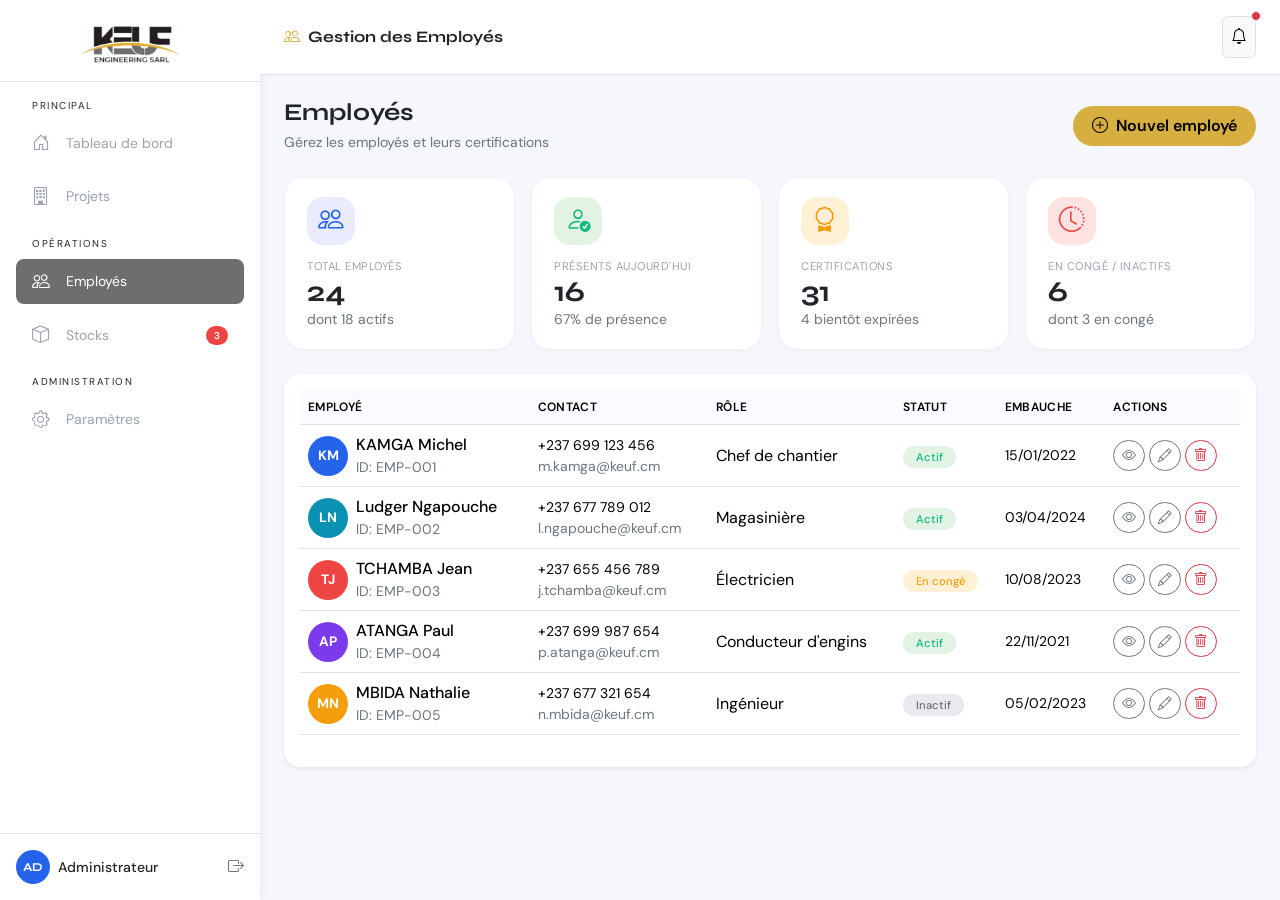
<file: employees/index.html>
<!DOCTYPE html>
<html lang="fr">
<head>
    <meta charset="UTF-8">
    <meta name="viewport" content="width=device-width, initial-scale=1.0">
    <title>KEUF ENGINEERING — Employés</title>
    <!-- Bootstrap 5 + Icons + Fonts -->
    <link href="https://cdn.jsdelivr.net/npm/bootstrap@5.3.2/dist/css/bootstrap.min.css" rel="stylesheet">
    <link href="https://fonts.googleapis.com/css2?family=Syne:wght@400;600;700;800&family=DM+Sans:opsz,wght@9..40,300;9..40,400;9..40,500&display=swap" rel="stylesheet">
    <link rel="stylesheet" href="https://cdn.jsdelivr.net/npm/bootstrap-icons@1.11.3/font/bootstrap-icons.min.css">
    <!-- DataTables CSS -->
    <link rel="stylesheet" href="https://cdn.datatables.net/1.13.6/css/dataTables.bootstrap5.min.css">
    <!-- Unified KEUF CSS -->
    <link rel="stylesheet" href="../asset/css/style.css">
    <style>
        /* Employee specific styles */
        .emp-avatar {
            width: 40px;
            height: 40px;
            border-radius: 50%;
            display: flex;
            align-items: center;
            justify-content: center;
            font-weight: 700;
            font-size: 0.85rem;
            color: white;
            flex-shrink: 0;
        }
        
        .emp-avatar.square {
            border-radius: 10px;
        }
        
        .cert-badge {
            font-size: 0.65rem;
            font-weight: 600;
            padding: 0.2rem 0.6rem;
            border-radius: 30px;
            white-space: nowrap;
        }
        
        .cert-badge.valide {
            background: #e2f3e4;
            color: var(--green);
        }
        
        .cert-badge.bientot {
            background: #fff0d6;
            color: var(--orange);
        }
        
        .cert-badge.expire {
            background: #ffe2e2;
            color: var(--red);
        }
        
        .statut-badge {
            font-size: 0.7rem;
            padding: 0.25rem 0.8rem;
            border-radius: 30px;
            font-weight: 500;
        }
        
        .statut-badge.actif {
            background: #e2f3e4;
            color: var(--green);
        }
        
        .statut-badge.inactif {
            background: #e9e9ef;
            color: var(--grey-keuf);
        }
        
        .statut-badge.conge {
            background: #fff0d6;
            color: var(--orange);
        }
        
        .filter-pill {
            background: white;
            border: 1px solid #dee2ed;
            border-radius: 30px;
            padding: 0.4rem 1rem;
            font-size: 0.8rem;
            cursor: pointer;
            transition: all 0.2s;
        }
        
        .filter-pill:hover {
            border-color: var(--yellow-keuf);
            background: #fefae6;
        }
        
        .filter-pill.active {
            background: var(--yellow-keuf);
            border-color: var(--yellow-keuf);
            color: black;
            font-weight: 500;
        }
        
        .cert-row {
            display: flex;
            align-items: center;
            gap: 0.75rem;
            padding: 0.5rem;
            background: #f9fafc;
            border-radius: 12px;
            margin-bottom: 0.5rem;
        }
    </style>
</head>
<body>
    <div class="d-flex">
        <!-- Sidebar overlay + menu -->
        <div class="sidebar-overlay" id="sidebarOverlay"></div>
        <aside class="sidebar p-0" id="sidebar">
            <div class="p-4 pb-3 border-bottom">
                <div class="d-flex align-items-center justify-content-center">
                    <img src="../asset/logo/logo.jpg" alt="" width="100" />
                </div>
            </div>
            <nav class="p-3 flex-grow-1">
                <div class="small text-uppercase px-3 pb-2" style="font-size:0.625rem; letter-spacing:1.5px">Principal</div>
                <a class="nav-item d-flex align-items-center mb-2" href="../index.html"><i class="bi bi-house-door"></i><span>Tableau de bord</span></a>
                <a class="nav-item d-flex align-items-center mb-2" href="../projects/index.html"><i class="bi bi-building"></i><span>Projets</span></a>
                <div class="small text-uppercase px-3 pb-2 mt-3" style="font-size:0.625rem; letter-spacing:1.5px">Opérations</div>
                <a class="nav-item active d-flex align-items-center mb-2" href="#"><i class="bi bi-people"></i><span>Employés</span></a>
                <a class="nav-item d-flex align-items-center mb-2" href="../stocks.html"><i class="bi bi-box"></i><span>Stocks</span><span class="nav-badge">3</span></a>
                <div class="small text-uppercase px-3 pb-2 mt-3" style="font-size:0.625rem; letter-spacing:1.5px">Administration</div>
                <a class="nav-item d-flex align-items-center mb-2" href="#"><i class="bi bi-gear"></i><span>Paramètres</span></a>
            </nav>
            <div class="p-3 border-top d-flex align-items-center gap-2">
                <div class="user-avatar">AD</div>
                <div class="flex-grow-1">
                    <div class="small fw-medium">Administrateur</div>
                </div>
                <div class="text-secondary" onclick="location.href='../login.html'" style="cursor: pointer" title="Déconnexion"><i class="bi bi-box-arrow-right"></i></div>
            </div>
        </aside>

        <!-- MAIN AREA -->
        <div class="main-area flex-grow-1">
            <header class="bg-white py-3 px-4 border-bottom sticky-top d-flex align-items-center justify-content-between">
                <button class="btn btn-link d-md-none p-0 text-dark" id="sidebarToggle"><i class="bi bi-list fs-4"></i></button>
                <div class="fw-bold font-syne"><i class="bi bi-people me-2" style="color:var(--yellow-keuf);"></i>Gestion des Employés</div>
                <div class="d-flex align-items-center gap-3">
                    <span class="text-secondary small" id="topbar-date"></span>
                    <div class="position-relative">
                        <button class="btn btn-light border p-2 rounded"><i class="bi bi-bell"></i></button>
                        <span class="position-absolute top-0 start-100 translate-middle p-1 bg-danger border border-light rounded-circle" style="width:8px;height:8px;"></span>
                    </div>
                </div>
            </header>

            <div class="p-4">
                <!-- Header with actions -->
                <div class="d-flex align-items-center justify-content-between mb-4">
                    <div>
                        <h2 class="fw-bold mb-1 font-syne" style="font-size:1.5rem;">Employés</h2>
                        <p class="text-secondary mb-0 small">Gérez les employés et leurs certifications</p>
                    </div>
                    <a href="create.html" class="btn btn-primary-custom">
                        <i class="bi bi-plus-circle me-2"></i>Nouvel employé
                    </a>
                </div>

                <!-- KPIs -->
                <div class="row g-3 mb-4">
                    <div class="col-md-3">
                        <div class="kpi-card blue">
                            <div class="kpi-icon blue"><i class="bi bi-people"></i></div>
                            <div class="kpi-label">Total employés</div>
                            <div class="kpi-value" id="kpi-total">24</div>
                            <div class="kpi-sub small text-secondary">dont 18 actifs</div>
                        </div>
                    </div>
                    <div class="col-md-3">
                        <div class="kpi-card green">
                            <div class="kpi-icon green"><i class="bi bi-person-check"></i></div>
                            <div class="kpi-label">Présents aujourd'hui</div>
                            <div class="kpi-value" id="kpi-present">16</div>
                            <div class="kpi-sub small text-secondary">67% de présence</div>
                        </div>
                    </div>
                    <div class="col-md-3">
                        <div class="kpi-card orange">
                            <div class="kpi-icon orange"><i class="bi bi-award"></i></div>
                            <div class="kpi-label">Certifications</div>
                            <div class="kpi-value" id="kpi-certifs">31</div>
                            <div class="kpi-sub small text-secondary">4 bientôt expirées</div>
                        </div>
                    </div>
                    <div class="col-md-3">
                        <div class="kpi-card red">
                            <div class="kpi-icon red"><i class="bi bi-clock-history"></i></div>
                            <div class="kpi-label">En congé / Inactifs</div>
                            <div class="kpi-value" id="kpi-inactifs">6</div>
                            <div class="kpi-sub small text-secondary">dont 3 en congé</div>
                        </div>
                    </div>
                </div>
                <!-- Employees Table -->
                <div class="card border-0 shadow-sm rounded-4">
                    <div class="card-body p-3">
                        <table id="employesDatatable" class="table table-hover align-middle" style="width:100%">
                            <thead class="small text-secondary">
                                <tr>
                                    <th>Employé</th>
                                    <th>Contact</th>
                                    <th>Rôle</th>
                                    <th>Statut</th>
                                    <!-- <th>Certifications</th> -->
                                    <th>Embauche</th>
                                    <th>Actions</th>
                                </tr>
                            </thead>
                            <tbody>
                                <tr>
                                    <td>
                                        <div class="d-flex align-items-center gap-2">
                                            <div class="emp-avatar" style="background:#2563EB;">KM</div>
                                            <div>
                                                <div class="fw-medium">KAMGA Michel</div>
                                                <div class="small text-secondary">ID: EMP-001</div>
                                            </div>
                                        </div>
                                    </td>
                                    <td>
                                        <div class="small">+237 699 123 456</div>
                                        <div class="small text-secondary">m.kamga@keuf.cm</div>
                                    </td>
                                    <td>Chef de chantier</td>
                                    <td><span class="statut-badge actif">Actif</span></td>
                                    <!-- <td>
                                        <div class="d-flex gap-1 flex-wrap">
                                            <span class="cert-badge valide">CACES R482</span>
                                            <span class="cert-badge bientot">SST (12j)</span>
                                        </div>
                                    </td> -->
                                    <td class="small">15/01/2022</td>
                                    <td>
                                        <div class="d-flex gap-1">
                                            <a href="show.html?id=e1" class="btn btn-sm btn-outline-secondary rounded-pill px-2">
                                                <i class="bi bi-eye"></i>
                                            </a>
                                            <a href="edit.html?id=e1" class="btn btn-sm btn-outline-secondary rounded-pill px-2">
                                                <i class="bi bi-pencil"></i>
                                            </a>
                                            <button class="btn btn-sm btn-outline-danger rounded-pill px-2" onclick="deleteEmploye('e1')">
                                                <i class="bi bi-trash"></i>
                                            </button>
                                        </div>
                                    </td>
                                </tr>
                                <tr>
                                    <td>
                                        <div class="d-flex align-items-center gap-2">
                                            <div class="emp-avatar" style="background:#0891B2;">LN</div>
                                            <div>
                                                <div class="fw-medium">Ludger Ngapouche</div>
                                                <div class="small text-secondary">ID: EMP-002</div>
                                            </div>
                                        </div>
                                    </td>
                                    <td>
                                        <div class="small">+237 677 789 012</div>
                                        <div class="small text-secondary">l.ngapouche@keuf.cm</div>
                                    </td>
                                    <td>Magasinière</td>
                                    <td><span class="statut-badge actif">Actif</span></td>
                                    <!-- <td>
                                        <div class="d-flex gap-1 flex-wrap">
                                            <span class="cert-badge valide">Gestion stocks</span>
                                            <span class="cert-badge bientot">CACES (21j)</span>
                                        </div>
                                    </td> -->
                                    <td class="small">03/04/2024</td>
                                    <td>
                                        <div class="d-flex gap-1">
                                            <a href="show.html?id=e2" class="btn btn-sm btn-outline-secondary rounded-pill px-2">
                                                <i class="bi bi-eye"></i>
                                            </a>
                                            <a href="edit.html?id=e2" class="btn btn-sm btn-outline-secondary rounded-pill px-2">
                                                <i class="bi bi-pencil"></i>
                                            </a>
                                            <button class="btn btn-sm btn-outline-danger rounded-pill px-2" onclick="deleteEmploye('e2')">
                                                <i class="bi bi-trash"></i>
                                            </button>
                                        </div>
                                    </td>
                                </tr>
                                <tr>
                                    <td>
                                        <div class="d-flex align-items-center gap-2">
                                            <div class="emp-avatar" style="background:#EF4444;">TJ</div>
                                            <div>
                                                <div class="fw-medium">TCHAMBA Jean</div>
                                                <div class="small text-secondary">ID: EMP-003</div>
                                            </div>
                                        </div>
                                    </td>
                                    <td>
                                        <div class="small">+237 655 456 789</div>
                                        <div class="small text-secondary">j.tchamba@keuf.cm</div>
                                    </td>
                                    <td>Électricien</td>
                                    <td><span class="statut-badge conge">En congé</span></td>
                                    <!-- <td>
                                        <div class="d-flex gap-1 flex-wrap">
                                            <span class="cert-badge valide">Habilitation Élec</span>
                                            <span class="cert-badge valide">SST</span>
                                        </div>
                                    </td> -->
                                    <td class="small">10/08/2023</td>
                                    <td>
                                        <div class="d-flex gap-1">
                                            <a href="show.html?id=e3" class="btn btn-sm btn-outline-secondary rounded-pill px-2">
                                                <i class="bi bi-eye"></i>
                                            </a>
                                            <a href="edit.html?id=e3" class="btn btn-sm btn-outline-secondary rounded-pill px-2">
                                                <i class="bi bi-pencil"></i>
                                            </a>
                                            <button class="btn btn-sm btn-outline-danger rounded-pill px-2" onclick="deleteEmploye('e3')">
                                                <i class="bi bi-trash"></i>
                                            </button>
                                        </div>
                                    </td>
                                </tr>
                                <tr>
                                    <td>
                                        <div class="d-flex align-items-center gap-2">
                                            <div class="emp-avatar" style="background:#7C3AED;">AP</div>
                                            <div>
                                                <div class="fw-medium">ATANGA Paul</div>
                                                <div class="small text-secondary">ID: EMP-004</div>
                                            </div>
                                        </div>
                                    </td>
                                    <td>
                                        <div class="small">+237 699 987 654</div>
                                        <div class="small text-secondary">p.atanga@keuf.cm</div>
                                    </td>
                                    <td>Conducteur d'engins</td>
                                    <td><span class="statut-badge actif">Actif</span></td>
                                    <!-- <td>
                                        <div class="d-flex gap-1 flex-wrap">
                                            <span class="cert-badge valide">CACES R482</span>
                                            <span class="cert-badge valide">Permis PL</span>
                                        </div>
                                    </td> -->
                                    <td class="small">22/11/2021</td>
                                    <td>
                                        <div class="d-flex gap-1">
                                            <a href="show.html?id=e4" class="btn btn-sm btn-outline-secondary rounded-pill px-2">
                                                <i class="bi bi-eye"></i>
                                            </a>
                                            <a href="edit.html?id=e4" class="btn btn-sm btn-outline-secondary rounded-pill px-2">
                                                <i class="bi bi-pencil"></i>
                                            </a>
                                            <button class="btn btn-sm btn-outline-danger rounded-pill px-2" onclick="deleteEmploye('e4')">
                                                <i class="bi bi-trash"></i>
                                            </button>
                                        </div>
                                    </td>
                                </tr>
                                <tr>
                                    <td>
                                        <div class="d-flex align-items-center gap-2">
                                            <div class="emp-avatar" style="background:#F59E0B;">MN</div>
                                            <div>
                                                <div class="fw-medium">MBIDA Nathalie</div>
                                                <div class="small text-secondary">ID: EMP-005</div>
                                            </div>
                                        </div>
                                    </td>
                                    <td>
                                        <div class="small">+237 677 321 654</div>
                                        <div class="small text-secondary">n.mbida@keuf.cm</div>
                                    </td>
                                    <td>Ingénieur</td>
                                    <td><span class="statut-badge inactif">Inactif</span></td>
                                    <!-- <td>
                                        <div class="d-flex gap-1 flex-wrap">
                                            <span class="cert-badge expire">BIM (expiré)</span>
                                        </div>
                                    </td> -->
                                    <td class="small">05/02/2023</td>
                                    <td>
                                        <div class="d-flex gap-1">
                                            <a href="show.html?id=e5" class="btn btn-sm btn-outline-secondary rounded-pill px-2">
                                                <i class="bi bi-eye"></i>
                                            </a>
                                            <a href="edit.html?id=e5" class="btn btn-sm btn-outline-secondary rounded-pill px-2">
                                                <i class="bi bi-pencil"></i>
                                            </a>
                                            <button class="btn btn-sm btn-outline-danger rounded-pill px-2" onclick="deleteEmploye('e5')">
                                                <i class="bi bi-trash"></i>
                                            </button>
                                        </div>
                                    </td>
                                </tr>
                            </tbody>
                        </table>
                    </div>
                </div>
            </div>
        </div>
    </div>

    <!-- Delete Confirmation Modal -->
    <div class="modal fade" id="deleteModal" tabindex="-1" aria-hidden="true">
        <div class="modal-dialog modal-sm">
            <div class="modal-content">
                <div class="modal-header">
                    <h5 class="modal-title font-syne fw-bold">Confirmer</h5>
                    <button type="button" class="btn-close" data-bs-dismiss="modal" aria-label="Close"></button>
                </div>
                <div class="modal-body">
                    <p>Voulez-vous vraiment supprimer cet employé ?</p>
                    <p class="small text-danger"><i class="bi bi-exclamation-triangle me-1"></i>Cette action est irréversible.</p>
                </div>
                <div class="modal-footer">
                    <button type="button" class="btn btn-secondary" data-bs-dismiss="modal">Annuler</button>
                    <button type="button" class="btn btn-danger" onclick="confirmDelete()">Supprimer</button>
                </div>
            </div>
        </div>
    </div>

    <!-- Toast -->
    <div class="toast-custom" id="toast">
        <div class="toast-icon"><i class="bi bi-check text-white small"></i></div>
        <span id="toast-msg">Action effectuée</span>
    </div>

    <script src="https://code.jquery.com/jquery-3.7.0.min.js"></script>
    <script src="https://cdn.jsdelivr.net/npm/bootstrap@5.3.2/dist/js/bootstrap.bundle.min.js"></script>
    <script src="https://cdn.datatables.net/1.13.6/js/jquery.dataTables.min.js"></script>
    <script src="https://cdn.datatables.net/1.13.6/js/dataTables.bootstrap5.min.js"></script>
    
    <script>
        let deleteId = null;
        
        $(document).ready(function() {
            // Initialize DataTable
            $('#employesDatatable').DataTable({
                language: {
                    url: 'https://cdn.datatables.net/plug-ins/1.13.6/i18n/fr-FR.json'
                },
                pageLength: 10,
                order: [[0, 'asc']],
                columnDefs: [
                    { orderable: false, targets: 5 }
                ]
            });

            // Date du header
            const options = { weekday: 'long', year: 'numeric', month: 'long', day: 'numeric' };
            document.getElementById('topbar-date').textContent = new Date().toLocaleDateString('fr-FR', options);
        });

        // Mobile menu
        const mobileMenuBtn = document.getElementById('sidebarToggle');
        const sidebar = document.getElementById('sidebar');
        const sidebarOverlay = document.getElementById('sidebarOverlay');
        
        function toggleSidebar() { 
            sidebar.classList.toggle('show'); 
            sidebarOverlay.classList.toggle('show'); 
        }
        
        if (mobileMenuBtn) {
            mobileMenuBtn.addEventListener('click', toggleSidebar);
            sidebarOverlay.addEventListener('click', toggleSidebar);
        }

        // Filter employees
        function filterEmployees(filter) {
            document.querySelectorAll('.filter-pill').forEach(pill => pill.classList.remove('active'));
            event.target.classList.add('active');
            
            // Implement filtering logic here
            showToast(`Filtre appliqué : ${filter}`);
        }

        // Delete employee
        function deleteEmploye(id) {
            deleteId = id;
            const modal = new bootstrap.Modal(document.getElementById('deleteModal'));
            modal.show();
        }

        function confirmDelete() {
            const modal = bootstrap.Modal.getInstance(document.getElementById('deleteModal'));
            modal.hide();
            showToast('Employé supprimé', 'success');
        }

        // Toast function
        function showToast(msg, type = 'success') {
            const toast = document.getElementById('toast');
            const toastMsg = document.getElementById('toast-msg');
            const toastIcon = document.querySelector('.toast-icon');
            
            toastMsg.innerText = msg;
            
            if (type === 'error') {
                toastIcon.style.background = 'var(--red)';
                toastIcon.innerHTML = '<i class="bi bi-exclamation text-white small"></i>';
            } else {
                toastIcon.style.background = 'var(--green)';
                toastIcon.innerHTML = '<i class="bi bi-check text-white small"></i>';
            }
            
            toast.classList.add('show');
            setTimeout(() => toast.classList.remove('show'), 2500);
        }
    </script>
</body>
</html>
</file>
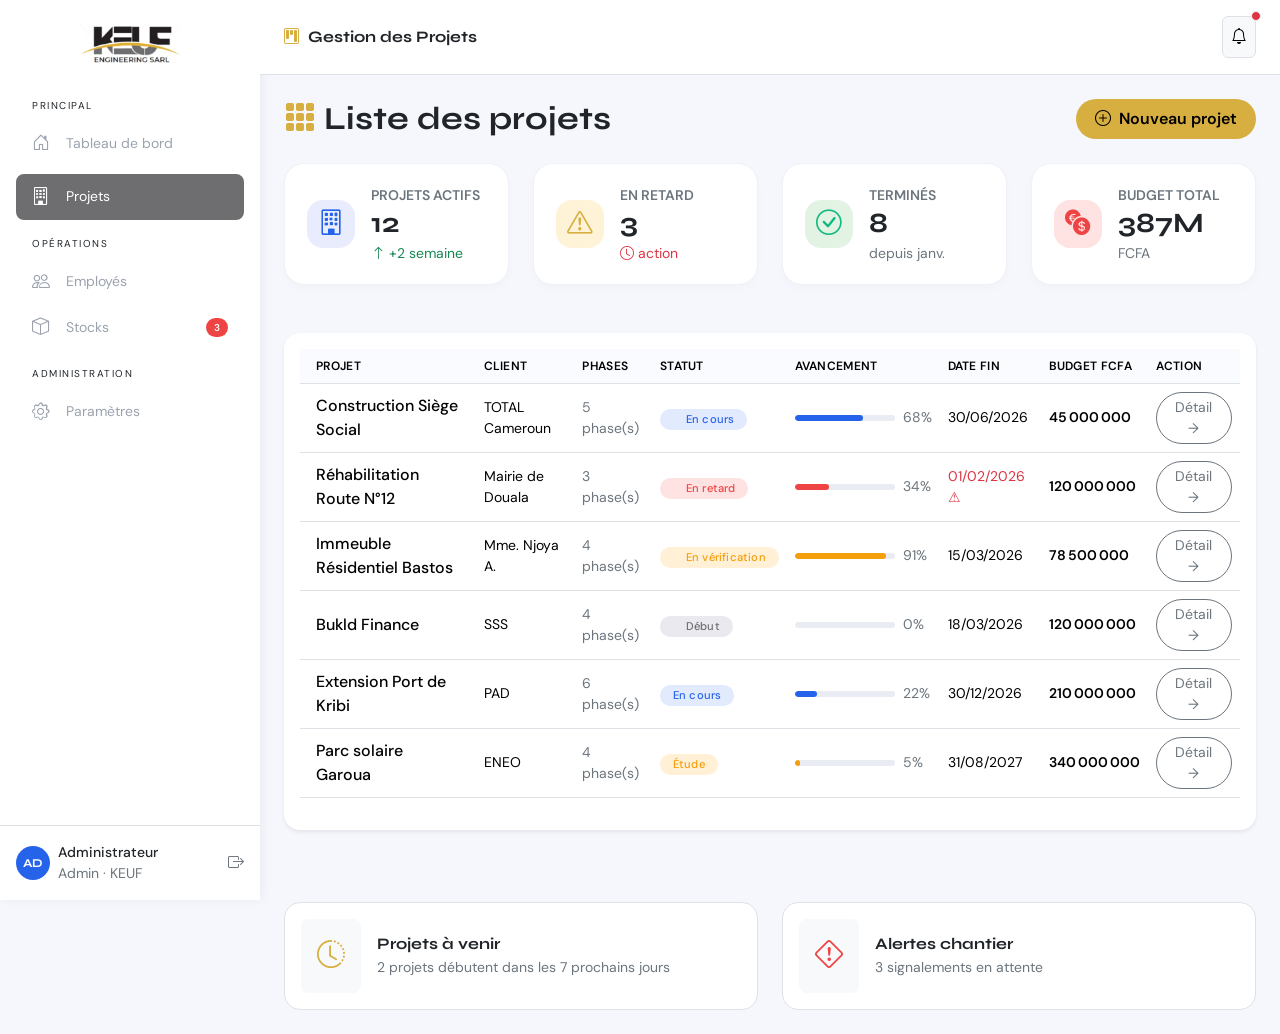
<file: projects/index.html>
<!DOCTYPE html>
<html lang="fr">
<head>
    <meta charset="UTF-8">
    <meta name="viewport" content="width=device-width, initial-scale=1.0">
    <title>KEUF ENGINEERING — Tableau de bord · Projets (DataTable)</title>
    <!-- Bootstrap 5 + Icons + Fonts -->
    <link href="https://cdn.jsdelivr.net/npm/bootstrap@5.3.2/dist/css/bootstrap.min.css" rel="stylesheet">
    <link href="https://fonts.googleapis.com/css2?family=Syne:wght@400;600;700;800&family=DM+Sans:opsz,wght@9..40,300;9..40,400;9..40,500&display=swap" rel="stylesheet">
    <link rel="stylesheet" href="https://cdn.jsdelivr.net/npm/bootstrap-icons@1.11.3/font/bootstrap-icons.min.css">
    <!-- DataTables CSS + Bootstrap 5 integration -->
    <link rel="stylesheet" href="https://cdn.datatables.net/1.13.6/css/dataTables.bootstrap5.min.css">
    <!-- Unified KEUF CSS -->
    <link rel="stylesheet" href="../asset/css/style.css">
</head>
<body>
    <div class="d-flex">
        <!-- Sidebar overlay + menu -->
        <div class="sidebar-overlay" id="sidebarOverlay"></div>
        <aside class="sidebar p-0" id="sidebar">
            <div class="p-4 pb-3 border-bottom border-white border-opacity-10">
                <div class="d-flex align-items-center justify-content-center">
                    <img src="../asset/logo/logo.jpg" alt="" width="100" />
                </div>
            </div>
            <nav class="p-3 flex-grow-1">
                <div class="small text-uppercase px-3 pb-2" style="font-size:0.625rem; letter-spacing:1.5px">Principal</div>
                <a class="nav-item d-flex align-items-center mb-2" href="../index.html"><i class="bi bi-house-door"></i><span>Tableau de bord</span></a>
                <a class="nav-item active d-flex align-items-center mb-2" href="./projects/index.html"><i class="bi bi-building"></i><span>Projets</span></a>
                <div class="small text-uppercase px-3 pb-2 mt-3" style="font-size:0.625rem; letter-spacing:1.5px">Opérations</div>
                <a class="nav-item d-flex align-items-center" href="../employees/index.html"><i class="bi bi-people"></i><span>Employés</span></a>
                <a class="nav-item d-flex align-items-center" href="../stocks.html"><i class="bi bi-box"></i><span>Stocks</span><span class="nav-badge">3</span></a>
                <div class="small text-uppercase px-3 pb-2 mt-3" style="font-size:0.625rem; letter-spacing:1.5px">Administration</div>
                <div class="nav-item d-flex align-items-center"><i class="bi bi-gear"></i><span>Paramètres</span></div>
            </nav>
            <div class="p-3 border-top d-flex align-items-center gap-2">
                <div class="user-avatar">AD</div>
                <div class="flex-grow-1">
                    <div class="small fw-medium">Administrateur</div>
                    <div class="small text-secondary">Admin · KEUF</div>
                </div>
                <div class="text-secondary" style="cursor:pointer;" title="Déconnexion"><i class="bi bi-box-arrow-right"></i></div>
            </div>
        </aside>

        <!-- MAIN AREA avec DataTable -->
        <div class="main-area flex-grow-1">
            <header class="bg-white py-3 px-4 border-bottom sticky-top d-flex align-items-center justify-content-between">
                <button class="btn btn-link d-md-none p-0 text-dark" id="sidebarToggle"><i class="bi bi-list fs-4"></i></button>
                <div class="fw-bold font-syne"><i class="bi bi-kanban me-2" style="color:var(--yellow-keuf);"></i>Gestion des Projets</div>
                <div class="d-flex align-items-center gap-3">
                    <span class="text-secondary small" id="topbar-date"></span>
                    <div class="position-relative">
                        <button class="btn btn-light border p-2 rounded"><i class="bi bi-bell"></i></button>
                        <span class="position-absolute top-0 start-100 translate-middle p-1 bg-danger border border-light rounded-circle" style="width:8px;height:8px;"></span>
                    </div>
                </div>
            </header>

            <div class="p-4">
                <div class="d-flex align-items-center justify-content-between mb-4">
                    <h2 class="fw-bold mb-0 font-syne d-flex align-items-center">
                        <i class="bi bi-grid-3x3-gap-fill me-2" style="color:var(--yellow-keuf);"></i> Liste des projets
                    </h2>
                    <a class="btn btn-primary-custom" href="./create.html">
                        <i class="bi bi-plus-circle me-2"></i>Nouveau projet
                    </a>
                </div>
                
                <!-- cartes KPIs -->
                <div class="row g-4 mb-5">
                    <div class="col-md-3">
                        <div class="stat-card d-flex align-items-center">
                            <div class="stat-icon blue me-3"><i class="bi bi-building"></i></div>
                            <div>
                                <span class="text-secondary text-uppercase small fw-semibold">Projets actifs</span>
                                <h3 class="fw-bold mb-0 font-syne">12</h3>
                                <small class="text-success"><i class="bi bi-arrow-up"></i> +2 semaine</small>
                            </div>
                        </div>
                    </div>
                    <div class="col-md-3">
                        <div class="stat-card d-flex align-items-center">
                            <div class="stat-icon yellow me-3"><i class="bi bi-exclamation-triangle"></i></div>
                            <div>
                                <span class="text-secondary text-uppercase small fw-semibold">En retard</span>
                                <h3 class="fw-bold mb-0 font-syne">3</h3>
                                <small class="text-danger"><i class="bi bi-clock"></i> action</small>
                            </div>
                        </div>
                    </div>
                    <div class="col-md-3">
                        <div class="stat-card d-flex align-items-center">
                            <div class="stat-icon green me-3"><i class="bi bi-check-circle"></i></div>
                            <div>
                                <span class="text-secondary text-uppercase small fw-semibold">Terminés</span>
                                <h3 class="fw-bold mb-0 font-syne">8</h3>
                                <small class="text-secondary">depuis janv.</small>
                            </div>
                        </div>
                    </div>
                    <div class="col-md-3">
                        <div class="stat-card d-flex align-items-center">
                            <div class="stat-icon red me-3"><i class="bi bi-currency-exchange"></i></div>
                            <div>
                                <span class="text-secondary text-uppercase small fw-semibold">Budget total</span>
                                <h3 class="fw-bold mb-0 font-syne">387M</h3>
                                <small class="text-secondary">FCFA</small>
                            </div>
                        </div>
                    </div>
                </div>

                
                

                <!-- Carte avec DataTable intégrée -->
                <div class="card border-0 shadow-sm rounded-4">
                    <div class="card-body p-3">
                        <table id="projetsDatatable" class="table table-hover align-middle" style="width:100%">
                            <thead class="small text-secondary">
                                <tr>
                                    <th class="px-3">Projet</th>
                                    <th>Client</th>
                                    <th>Phases</th>
                                    <th>Statut</th>
                                    <th>Avancement</th>
                                    <th>Date fin</th>
                                    <th>Budget FCFA</th>
                                    <th>Action</th>
                                </tr>
                            </thead>
                            <tbody>
                                <tr>
                                    <td class="px-3 fw-medium">Construction Siège Social</td>
                                    <td class="small">TOTAL Cameroun</td>
                                    <td class="small text-secondary">5 phase(s)</td>
                                    <td><span class="badge en-cours"><span class="badge-dot"></span>En cours</span></td>
                                    <td>
                                        <div class="d-flex align-items-center gap-2">
                                            <div class="prog-bar"><div class="prog-fill" style="width:68%; background:var(--blue-1);"></div></div>
                                            <span class="small text-secondary">68%</span>
                                        </div>
                                    </td>
                                    <td class="small">30/06/2026</td>
                                    <td class="fw-semibold small">45 000 000</td>
                                    <td>
                                        <a class="btn btn-sm btn-outline-secondary rounded-pill px-3" href="./show.html">Détail →</a>
                                    </td>
                                </tr>
                                <tr>
                                    <td class="px-3 fw-medium">Réhabilitation Route N°12</td>
                                    <td class="small">Mairie de Douala</td>
                                    <td class="small text-secondary">3 phase(s)</td>
                                    <td><span class="badge retard"><span class="badge-dot"></span>En retard</span></td>
                                    <td>
                                        <div class="d-flex align-items-center gap-2">
                                            <div class="prog-bar"><div class="prog-fill" style="width:34%; background:var(--red);"></div></div>
                                            <span class="small text-secondary">34%</span>
                                        </div>
                                    </td>
                                    <td class="small text-danger">01/02/2026 ⚠</td>
                                    <td class="fw-semibold small">120 000 000</td>
                                    <td>
                                        <a class="btn btn-sm btn-outline-secondary rounded-pill px-3" href="./show.html">Détail →</a>
                                    </td>
                                </tr>
                                <tr>
                                    <td class="px-3 fw-medium">Immeuble Résidentiel Bastos</td>
                                    <td class="small">Mme. Njoya A.</td>
                                    <td class="small text-secondary">4 phase(s)</td>
                                    <td><span class="badge verification"><span class="badge-dot"></span>En vérification</span></td>
                                    <td>
                                        <div class="d-flex align-items-center gap-2">
                                            <div class="prog-bar"><div class="prog-fill" style="width:91%; background:var(--orange);"></div></div>
                                            <span class="small text-secondary">91%</span>
                                        </div>
                                    </td>
                                    <td class="small">15/03/2026</td>
                                    <td class="fw-semibold small">78 500 000</td>
                                    <td>
                                        <a class="btn btn-sm btn-outline-secondary rounded-pill px-3" href="./show.html">Détail →</a>
                                    </td>
                                </tr>
                                <tr>
                                    <td class="px-3 fw-medium">Bukld Finance</td>
                                    <td class="small">SSS</td>
                                    <td class="small text-secondary">4 phase(s)</td>
                                    <td><span class="badge debut"><span class="badge-dot"></span>Début</span></td>
                                    <td>
                                        <div class="d-flex align-items-center gap-2">
                                            <div class="prog-bar"><div class="prog-fill" style="width:0%; background:var(--grey-keuf);"></div></div>
                                            <span class="small text-secondary">0%</span>
                                        </div>
                                    </td>
                                    <td class="small">18/03/2026</td>
                                    <td class="fw-semibold small">120 000 000</td>
                                    <td><a class="btn btn-sm btn-outline-secondary rounded-pill px-3" href="./show.html">Détail →</a></td>
                                </tr>
                                <!-- Ajout de deux projets factices pour voir la pagination -->
                                <tr>
                                    <td class="px-3 fw-medium">Extension Port de Kribi</td>
                                    <td class="small">PAD</td>
                                    <td class="small text-secondary">6 phase(s)</td>
                                    <td><span class="badge en-cours">En cours</span></td>
                                    <td>
                                        <div class="d-flex align-items-center gap-2">
                                            <div class="prog-bar"><div class="prog-fill" style="width:22%; background:var(--blue-1);"></div></div>
                                            <span class="small text-secondary">22%</span>
                                        </div>
                                    </td>
                                    <td class="small">30/12/2026</td>
                                    <td class="fw-semibold small">210 000 000</td>
                                    <td><a class="btn btn-sm btn-outline-secondary rounded-pill px-3" href="./show.html">Détail →</a></td>
                                </tr>
                                <tr>
                                    <td class="px-3 fw-medium">Parc solaire Garoua</td>
                                    <td class="small">ENEO</td>
                                    <td class="small text-secondary">4 phase(s)</td>
                                    <td><span class="badge verification">Étude</span></td>
                                    <td>
                                        <div class="d-flex align-items-center gap-2">
                                            <div class="prog-bar"><div class="prog-fill" style="width:5%; background:var(--orange);"></div></div>
                                            <span class="small text-secondary">5%</span>
                                        </div>
                                    </td>
                                    <td class="small">31/08/2027</td>
                                    <td class="fw-semibold small">340 000 000</td>
                                    <td><a class="btn btn-sm btn-outline-secondary rounded-pill px-3" href="./show.html">Détail →</a></td>
                                </tr>
                            </tbody>
                        </table>
                    </div>
                </div>

                <!-- mini cartes infos (optionnel) -->
                <div class="row mt-5 g-4">
                    <div class="col-md-6">
                        <div class="p-3 bg-white rounded-4 border d-flex align-items-center">
                            <div class="bg-light rounded-3 p-3 me-3"><i class="bi bi-clock-history fs-3" style="color:var(--yellow-keuf);"></i></div>
                            <div>
                                <h6 class="fw-bold mb-1">Projets à venir</h6>
                                <p class="small text-secondary mb-0">2 projets débutent dans les 7 prochains jours</p>
                            </div>
                        </div>
                    </div>
                    <div class="col-md-6">
                        <div class="p-3 bg-white rounded-4 border d-flex align-items-center">
                            <div class="bg-light rounded-3 p-3 me-3"><i class="bi bi-exclamation-diamond fs-3" style="color:var(--red);"></i></div>
                            <div>
                                <h6 class="fw-bold mb-1">Alertes chantier</h6>
                                <p class="small text-secondary mb-0">3 signalements en attente</p>
                            </div>
                        </div>
                    </div>
                </div>
            </div>
        </div>
    </div>

    <!-- toast -->
    <div class="toast-custom" id="toast">
        <div class="toast-icon"><i class="bi bi-check text-white small"></i></div>
        <span id="toast-msg">Action effectuée</span>
    </div>

    <!-- Scripts : jQuery, Bootstrap, DataTables -->
    <script src="https://code.jquery.com/jquery-3.7.0.min.js"></script>
    <script src="https://cdn.jsdelivr.net/npm/bootstrap@5.3.2/dist/js/bootstrap.bundle.min.js"></script>
    <script src="https://cdn.datatables.net/1.13.6/js/jquery.dataTables.min.js"></script>
    <script src="https://cdn.datatables.net/1.13.6/js/dataTables.bootstrap5.min.js"></script>
    <script>
        $(document).ready(function() {
            // Initialisation de DataTable avec options françaises
            $('#projetsDatatable').DataTable({
                language: {
                    url: 'https://cdn.datatables.net/plug-ins/1.13.6/i18n/fr-FR.json'
                },
                pageLength: 10,
                lengthMenu: [[10, 25, 50, 100, -1], [10, 25, 50, 100, "Tous"]],
                order: [[0, 'asc']], // tri par nom de projet
                columnDefs: [
                    { orderable: false, targets: 7 } // désactiver tri sur la colonne action
                ]
            });

            // date du header
            const options = { weekday: 'long', year: 'numeric', month: 'long', day: 'numeric' };
            document.getElementById('topbar-date').textContent = new Date().toLocaleDateString('fr-FR', options);
        });

        // Mobile menu
        const mobileMenuBtn = document.getElementById('sidebarToggle');
        const sidebar = document.getElementById('sidebar');
        const sidebarOverlay = document.getElementById('sidebarOverlay');
        function toggleSidebar() { 
            sidebar.classList.toggle('show'); 
            sidebarOverlay.classList.toggle('show'); 
        }
        if (mobileMenuBtn) {
            mobileMenuBtn.addEventListener('click', toggleSidebar);
            sidebarOverlay.addEventListener('click', toggleSidebar);
        }
    </script>
</body>
</html>
</file>
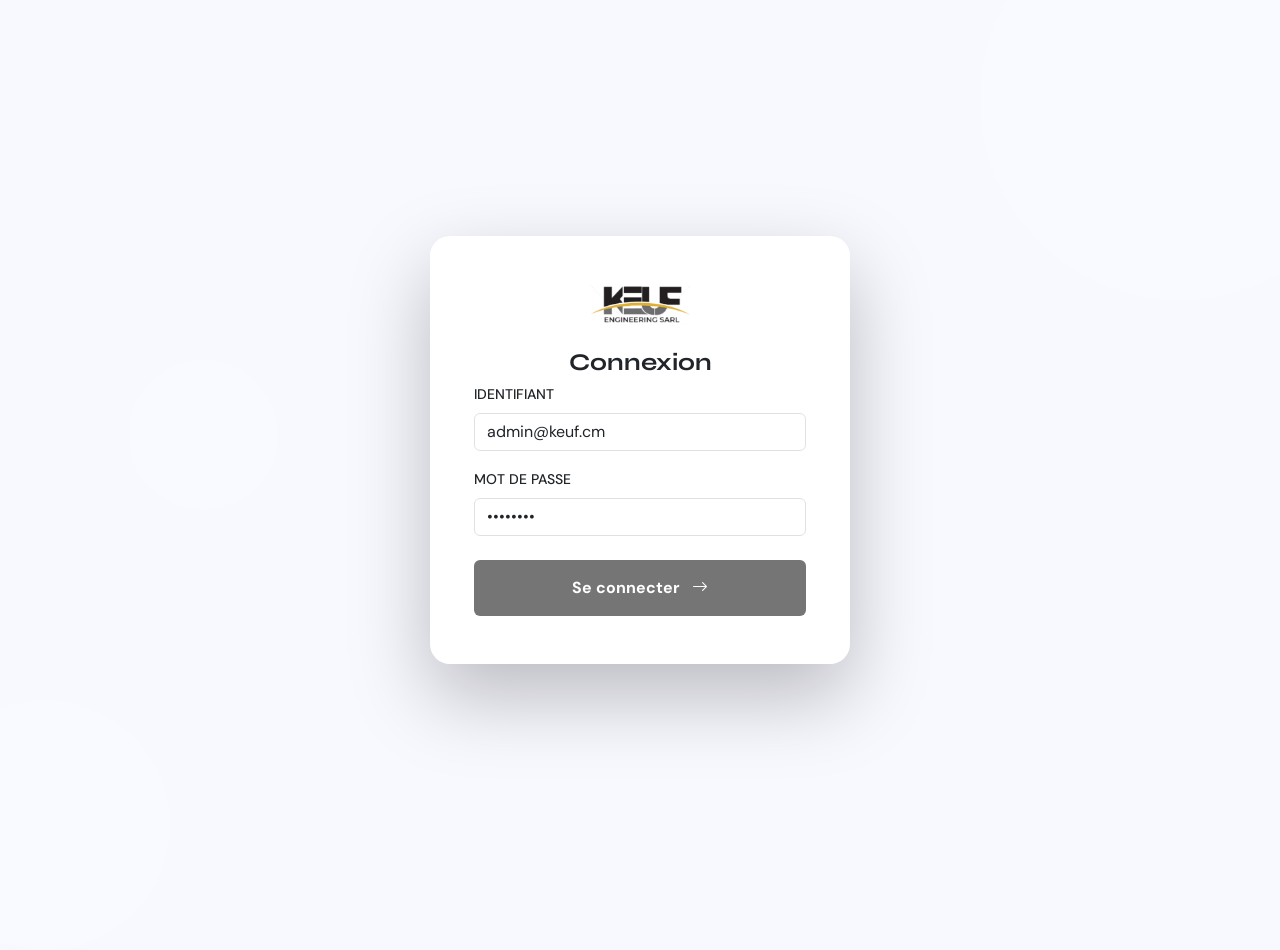
<file: login.html>
<!DOCTYPE html>
<html lang="fr">
<head>
    <meta charset="UTF-8">
    <meta name="viewport" content="width=device-width, initial-scale=1.0">
    <title>KEUF ENGINEERING — Connexion</title>
    <!-- Bootstrap CSS -->
    <link href="https://cdn.jsdelivr.net/npm/bootstrap@5.3.2/dist/css/bootstrap.min.css" rel="stylesheet">
    <!-- Fonts -->
    <link href="https://fonts.googleapis.com/css2?family=Syne:wght@400;600;700;800&family=DM+Sans:ital,opsz,wght@0,9..40,300;0,9..40,400;0,9..40,500;1,9..40,300&display=swap" rel="stylesheet">
    <!-- Bootstrap Icons -->
    <link rel="stylesheet" href="https://cdn.jsdelivr.net/npm/bootstrap-icons@1.11.3/font/bootstrap-icons.min.css">
    <style>
        :root {
            --blue-1: #757575;
            --blue-dark: #6b6b6b;
        }
        
        body {
            font-family: 'DM Sans', sans-serif;
            background: #f8f9ff;
            min-height: 100vh;
            display: flex;
            align-items: center;
            justify-content: center;
            position: relative;
            overflow: hidden;
        }
        
        .login-shape {
            position: absolute;
            border-radius: 50%;
            opacity: 0.08;
            background: white;
            pointer-events: none;
        }
        
        .login-shape.s1 {
            width: 400px;
            height: 400px;
            top: -100px;
            right: -100px;
        }
        
        .login-shape.s2 {
            width: 250px;
            height: 250px;
            bottom: -50px;
            left: -80px;
        }
        
        .login-shape.s3 {
            width: 150px;
            height: 150px;
            top: 40%;
            left: 10%;
        }
        
        .login-card {
            background: white;
            border-radius: 20px;
            padding: 3rem 2.75rem;
            width: 420px;
            max-width: 90%;
            position: relative;
            z-index: 2;
            box-shadow: 0 32px 80px rgba(0, 0, 0, 0.25);
            animation: fadeUp 0.5s ease both;
        }
        
        .login-logo-icon {
            width: 52px;
            height: 52px;
            background: var(--blue-1);
            border-radius: 14px;
            display: flex;
            align-items: center;
            justify-content: center;
            font-family: 'Syne', sans-serif;
            font-weight: 800;
            font-size: 1.125rem;
            color: white;
        }
        
        @keyframes fadeUp {
            from {
                opacity: 0;
                transform: translateY(16px);
            }
            to {
                opacity: 1;
                transform: translateY(0);
            }
        }
    </style>
</head>
<body>
    <div class="login-shape s1"></div>
    <div class="login-shape s2"></div>
    <div class="login-shape s3"></div>
    
    <div class="login-card">
        <div class="d-flex align-items-center gap-3 mb-4 justify-content-center">
            <img src="./asset/logo/logo.jpg" alt="" width="100">
        </div>
        
        <h2 class="text-center fw-bold mb-1" style="font-family: 'Syne', sans-serif; font-size: 1.5rem;">Connexion</h2>
        
        <form>
            <div class="mb-3">
                <label class="form-label small fw-medium text-uppercase">Identifiant</label>
                <input class="form-control" type="text" placeholder="admin@keuf.cm" value="admin@keuf.cm">
            </div>
            
            <div class="mb-4">
                <label class="form-label small fw-medium text-uppercase">Mot de passe</label>
                <input class="form-control" type="password" placeholder="••••••••" value="••••••••">
            </div>
            
            <button type="button" class="btn btn-primary w-100 py-3 fw-bold" onclick="location.href='index.html'" style="background: var(--blue-1); border: none;">
                Se connecter <i class="bi bi-arrow-right ms-2"></i>
            </button>
        </form>
    </div>
</body>
</html>
</file>
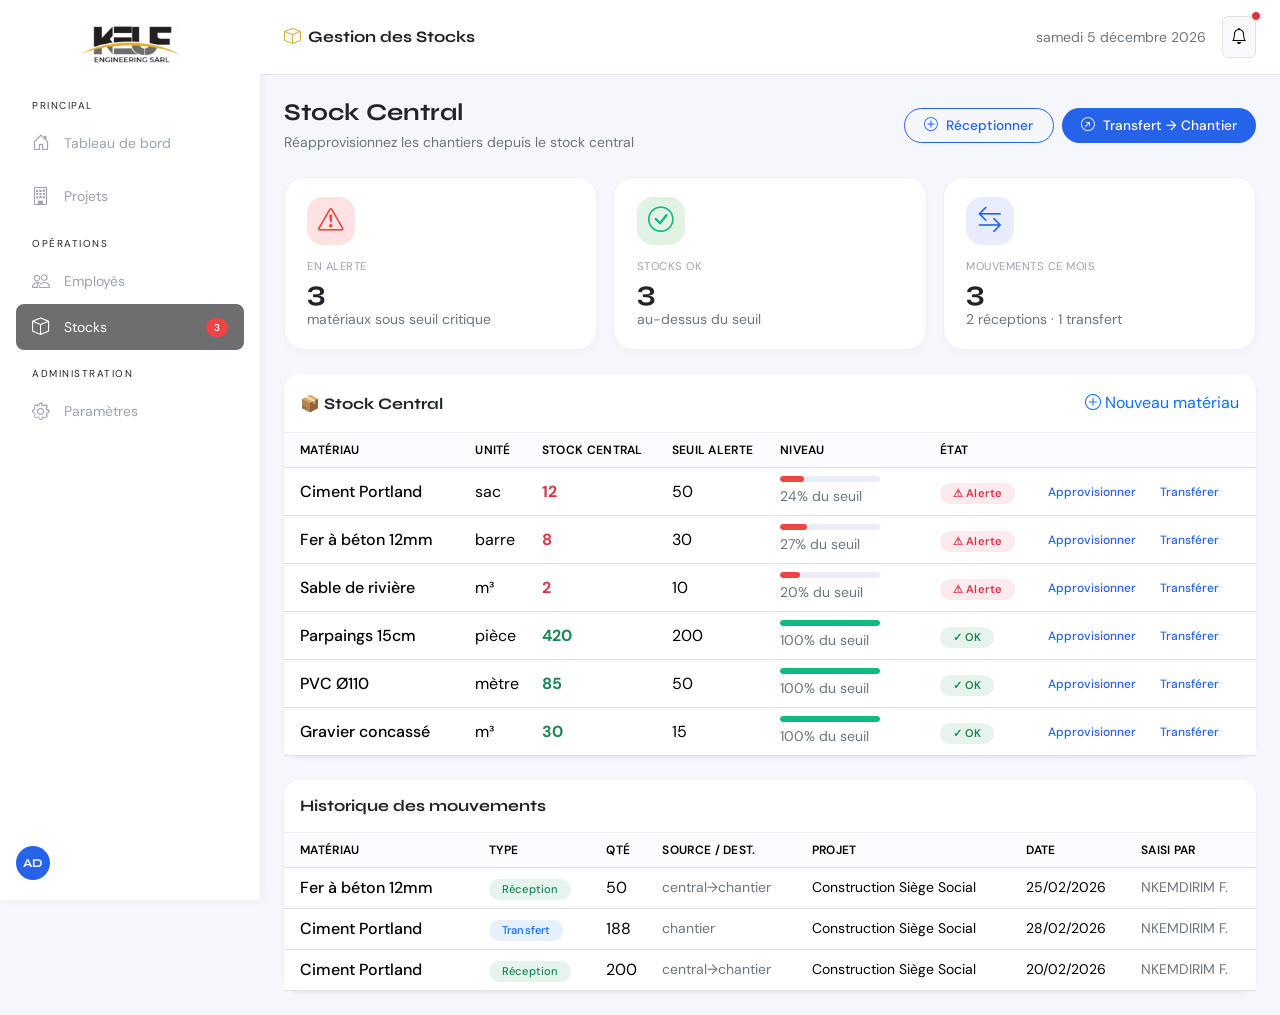
<file: stocks.html>
<!DOCTYPE html>
<html lang="fr">
<head>
    <meta charset="UTF-8">
    <meta name="viewport" content="width=device-width, initial-scale=1.0">
    <title>KEUF ENGINEERING — Stock central · Tableau de bord</title>
    <!-- Bootstrap 5 + Icons + Fonts -->
    <link href="https://cdn.jsdelivr.net/npm/bootstrap@5.3.2/dist/css/bootstrap.min.css" rel="stylesheet">
    <link href="https://fonts.googleapis.com/css2?family=Syne:wght@400;600;700;800&family=DM+Sans:opsz,wght@9..40,300;9..40,400;9..40,500&display=swap" rel="stylesheet">
    <link rel="stylesheet" href="https://cdn.jsdelivr.net/npm/bootstrap-icons@1.11.3/font/bootstrap-icons.min.css">
    <!-- Unified KEUF CSS -->
    <link rel="stylesheet" href="./asset/css/style.css">
</head>
<body>
    <div class="d-flex">
        <!-- Sidebar overlay + menu -->
        <div class="sidebar-overlay" id="sidebarOverlay"></div>
        <aside class="sidebar p-0" id="sidebar">
            <div class="p-4 pb-3 border-bottom border-white border-opacity-10">
                <div class="d-flex align-items-center justify-content-center">
                    <img src="./asset/logo/logo.jpg" alt="" width="100" />
                </div>
            </div>
            <nav class="p-3 flex-grow-1">
                <div class="small text-uppercase px-3 pb-2" style="font-size: 0.625rem; letter-spacing: 1.5px">
                    Principal
                </div>
                <a class="nav-item d-flex align-items-center gap-2 mb-2 text-decoration-none" href="./index.html">
                    <i class="bi bi-house-door"></i><span>Tableau de bord</span>
                </a>
                <a class="nav-item d-flex align-items-center gap-2 mb-2 text-decoration-none" href="./projects/index.html">
                    <i class="bi bi-building"></i><span>Projets</span>
                </a>
                <div class="small text-uppercase px-3 pb-2 mt-3" style="font-size: 0.625rem; letter-spacing: 1.5px">
                    Opérations
                </div>
                <a class="nav-item d-flex align-items-center gap-2 text-decoration-none" href="./employees/index.html">
                    <i class="bi bi-people"></i><span>Employés</span>
                </a>
                <a class="nav-item active d-flex align-items-center gap-2 text-decoration-none" href="./stocks.html">
                    <i class="bi bi-box"></i><span>Stocks</span><span class="nav-badge" id="nb-stocks">3</span>
                </a>
                <div class="small text-uppercase px-3 pb-2 mt-3" style="font-size: 0.625rem; letter-spacing: 1.5px">
                    Administration
                </div>
                <div class="nav-item d-flex align-items-center gap-2">
                    <i class="bi bi-gear"></i><span>Paramètres</span>
                </div>
            </nav>
            <div class="p-3 border-top border-white border-opacity-10 d-flex align-items-center gap-2">
                <div class="user-avatar">AD</div>
                <div class="flex-grow-1">
                    <div class="text-white small fw-medium">Administrateur</div>
                    <div class="text-white-50 small">Admin · KEUF</div>
                </div>
                <div class="text-white-50" onclick="location.href='login.html'" style="cursor: pointer" title="Déconnexion">
                    <i class="bi bi-box-arrow-right"></i>
                </div>
            </div>
        </aside>

        <!-- MAIN AREA avec le contenu Stock Central -->
        <div class="main-area flex-grow-1">
            <header class="bg-white py-3 px-4 border-bottom sticky-top d-flex align-items-center justify-content-between">
                <button class="btn btn-link d-md-none p-0 text-dark" id="sidebarToggle"><i class="bi bi-list fs-4"></i></button>
                <div class="fw-bold font-syne"><i class="bi bi-box me-2" style="color:var(--yellow-keuf);"></i>Gestion des Stocks</div>
                <div class="d-flex align-items-center gap-3">
                    <span class="text-secondary small" id="topbar-date"></span>
                    <div class="position-relative">
                        <button class="btn btn-light border p-2 rounded"><i class="bi bi-bell"></i></button>
                        <span class="position-absolute top-0 start-100 translate-middle p-1 bg-danger border border-light rounded-circle" style="width:8px;height:8px;"></span>
                    </div>
                </div>
            </header>

            <!-- ========================================= -->
            <!-- ===  CONTENU STOCK CENTRAL  === -->
            <!-- ========================================= -->
            <div class="p-4">
                <div class="d-flex align-items-center justify-content-between mb-4">
                    <div>
                        <h2 class="fw-bold mb-1 font-syne" style="font-size:1.5rem;">Stock Central</h2>
                        <p class="text-secondary mb-0 small">Réapprovisionnez les chantiers depuis le stock central</p>
                    </div>
                    <div class="d-flex gap-2">
                        <button class="btn btn-outline-primary-custom" onclick="openModal('entree')" data-bs-toggle="modal" data-bs-target="#receptionModal">
                            <i class="bi bi-plus-circle me-2"></i>Réceptionner
                        </button>
                        <button class="btn btn-blue-custom" onclick="openModal('sortie')" data-bs-toggle="modal" data-bs-target="#transfertModal">
                            <i class="bi bi-arrow-up-right-circle me-2"></i>Transfert → Chantier
                        </button>
                    </div>
                </div>

                <!-- KPIs -->
                <div class="row g-3 mb-4">
                    <div class="col-md-4">
                        <div class="kpi-card red">
                            <div class="kpi-icon red"><i class="bi bi-exclamation-triangle"></i></div>
                            <div class="kpi-label">En alerte</div>
                            <div class="kpi-value" id="kpi-alerte">3</div>
                            <div class="kpi-sub small text-secondary">matériaux sous seuil critique</div>
                        </div>
                    </div>
                    <div class="col-md-4">
                        <div class="kpi-card green">
                            <div class="kpi-icon green"><i class="bi bi-check-circle"></i></div>
                            <div class="kpi-label">Stocks OK</div>
                            <div class="kpi-value" id="kpi-ok">3</div>
                            <div class="kpi-sub small text-secondary">au-dessus du seuil</div>
                        </div>
                    </div>
                    <div class="col-md-4">
                        <div class="kpi-card blue">
                            <div class="kpi-icon blue"><i class="bi bi-arrow-left-right"></i></div>
                            <div class="kpi-label">Mouvements ce mois</div>
                            <div class="kpi-value" id="kpi-mvts">3</div>
                            <div class="kpi-sub small text-secondary" id="kpi-mvts-sub">2 réceptions · 1 transfert</div>
                        </div>
                    </div>
                </div>

                <!-- Stock table -->
                <div class="card border-0 shadow-sm rounded-4 mb-4">
                    <div class="card-header bg-white d-flex align-items-center justify-content-between py-3 rounded-top-4" style="border-bottom:1px solid #eef1f7;">
                        <h6 class="fw-bold mb-0 font-syne">📦 Stock Central</h6>
                        <button class="btn btn-link text-decoration-none p-0 small" onclick="openModal('nouveau')" data-bs-toggle="modal" data-bs-target="#newMaterialModal">
                            <i class="bi bi-plus-circle me-1"></i>Nouveau matériau
                        </button>
                    </div>
                    <div class="table-responsive">
                        <table class="table table-hover align-middle mb-0">
                            <thead class="bg-light small text-secondary">
                                <tr>
                                    <th class="px-3">Matériau</th>
                                    <th>Unité</th>
                                    <th>Stock central</th>
                                    <th>Seuil alerte</th>
                                    <th>Niveau</th>
                                    <th>État</th>
                                    <th></th>
                                </tr>
                            </thead>
                            <tbody id="stock-tbody">
                                <!-- Ligne 1 : Ciment -->
                                <tr>
                                    <td class="px-3 fw-medium">Ciment Portland</td>
                                    <td>sac</td>
                                    <td class="fw-bold text-danger">12</td>
                                    <td>50</td>
                                    <td style="width:160px">
                                        <div class="prog-bar"><div class="prog-fill" style="width:24%;background:var(--red);"></div></div>
                                        <div class="small text-secondary mt-1">24% du seuil</div>
                                    </td>
                                    <td><span class="badge bg-danger bg-opacity-10 text-danger fw-semibold">⚠ Alerte</span></td>
                                    <td>
                                        <button class="btn btn-link-custom me-2" onclick="openAppro('Ciment Portland')" data-bs-toggle="modal" data-bs-target="#approModal" data-material="Ciment Portland">
                                            Approvisionner
                                        </button>
                                        <button class="btn btn-link-custom" onclick="openTransfert('Ciment Portland')" data-bs-toggle="modal" data-bs-target="#transfertMaterialModal" data-material="Ciment Portland">
                                            Transférer
                                        </button>
                                    </td>
                                </tr>
                                <!-- Ligne 2 : Fer -->
                                <tr>
                                    <td class="px-3 fw-medium">Fer à béton 12mm</td>
                                    <td>barre</td>
                                    <td class="fw-bold text-danger">8</td>
                                    <td>30</td>
                                    <td style="width:160px">
                                        <div class="prog-bar"><div class="prog-fill" style="width:27%;background:var(--red);"></div></div>
                                        <div class="small text-secondary mt-1">27% du seuil</div>
                                    </td>
                                    <td><span class="badge bg-danger bg-opacity-10 text-danger fw-semibold">⚠ Alerte</span></td>
                                    <td>
                                        <button class="btn btn-link-custom me-2" onclick="openAppro('Fer à béton 12mm')" data-bs-toggle="modal" data-bs-target="#approModal" data-material="Fer à béton 12mm">
                                            Approvisionner
                                        </button>
                                        <button class="btn btn-link-custom" onclick="openTransfert('Fer à béton 12mm')" data-bs-toggle="modal" data-bs-target="#transfertMaterialModal" data-material="Fer à béton 12mm">
                                            Transférer
                                        </button>
                                    </td>
                                </tr>
                                <!-- Ligne 3 : Sable -->
                                <tr>
                                    <td class="px-3 fw-medium">Sable de rivière</td>
                                    <td>m³</td>
                                    <td class="fw-bold text-danger">2</td>
                                    <td>10</td>
                                    <td style="width:160px">
                                        <div class="prog-bar"><div class="prog-fill" style="width:20%;background:var(--red);"></div></div>
                                        <div class="small text-secondary mt-1">20% du seuil</div>
                                    </td>
                                    <td><span class="badge bg-danger bg-opacity-10 text-danger fw-semibold">⚠ Alerte</span></td>
                                    <td>
                                        <button class="btn btn-link-custom me-2" onclick="openAppro('Sable de rivière')" data-bs-toggle="modal" data-bs-target="#approModal" data-material="Sable de rivière">
                                            Approvisionner
                                        </button>
                                        <button class="btn btn-link-custom" onclick="openTransfert('Sable de rivière')" data-bs-toggle="modal" data-bs-target="#transfertMaterialModal" data-material="Sable de rivière">
                                            Transférer
                                        </button>
                                    </td>
                                </tr>
                                <!-- Ligne 4 : Parpaings OK -->
                                <tr>
                                    <td class="px-3 fw-medium">Parpaings 15cm</td>
                                    <td>pièce</td>
                                    <td class="fw-bold text-success">420</td>
                                    <td>200</td>
                                    <td style="width:160px">
                                        <div class="prog-bar"><div class="prog-fill" style="width:100%;background:var(--green);"></div></div>
                                        <div class="small text-secondary mt-1">100% du seuil</div>
                                    </td>
                                    <td><span class="badge bg-success bg-opacity-10 text-success fw-semibold">✓ OK</span></td>
                                    <td>
                                        <button class="btn btn-link-custom me-2" onclick="openAppro('Parpaings 15cm')" data-bs-toggle="modal" data-bs-target="#approModal" data-material="Parpaings 15cm">
                                            Approvisionner
                                        </button>
                                        <button class="btn btn-link-custom" onclick="openTransfert('Parpaings 15cm')" data-bs-toggle="modal" data-bs-target="#transfertMaterialModal" data-material="Parpaings 15cm">
                                            Transférer
                                        </button>
                                    </td>
                                </tr>
                                <!-- Ligne 5 : PVC OK -->
                                <tr>
                                    <td class="px-3 fw-medium">PVC Ø110</td>
                                    <td>mètre</td>
                                    <td class="fw-bold text-success">85</td>
                                    <td>50</td>
                                    <td style="width:160px">
                                        <div class="prog-bar"><div class="prog-fill" style="width:100%;background:var(--green);"></div></div>
                                        <div class="small text-secondary mt-1">100% du seuil</div>
                                    </td>
                                    <td><span class="badge bg-success bg-opacity-10 text-success fw-semibold">✓ OK</span></td>
                                    <td>
                                        <button class="btn btn-link-custom me-2" onclick="openAppro('PVC Ø110')" data-bs-toggle="modal" data-bs-target="#approModal" data-material="PVC Ø110">
                                            Approvisionner
                                        </button>
                                        <button class="btn btn-link-custom" onclick="openTransfert('PVC Ø110')" data-bs-toggle="modal" data-bs-target="#transfertMaterialModal" data-material="PVC Ø110">
                                            Transférer
                                        </button>
                                    </td>
                                </tr>
                                <!-- Ligne 6 : Gravier OK -->
                                <tr>
                                    <td class="px-3 fw-medium">Gravier concassé</td>
                                    <td>m³</td>
                                    <td class="fw-bold text-success">30</td>
                                    <td>15</td>
                                    <td style="width:160px">
                                        <div class="prog-bar"><div class="prog-fill" style="width:100%;background:var(--green);"></div></div>
                                        <div class="small text-secondary mt-1">100% du seuil</div>
                                    </td>
                                    <td><span class="badge bg-success bg-opacity-10 text-success fw-semibold">✓ OK</span></td>
                                    <td>
                                        <button class="btn btn-link-custom me-2" onclick="openAppro('Gravier concassé')" data-bs-toggle="modal" data-bs-target="#approModal" data-material="Gravier concassé">
                                            Approvisionner
                                        </button>
                                        <button class="btn btn-link-custom" onclick="openTransfert('Gravier concassé')" data-bs-toggle="modal" data-bs-target="#transfertMaterialModal" data-material="Gravier concassé">
                                            Transférer
                                        </button>
                                    </td>
                                </tr>
                            </tbody>
                        </table>
                    </div>
                </div>

                <!-- Mouvements récents -->
                <div class="card border-0 shadow-sm rounded-4">
                    <div class="card-header bg-white py-3 rounded-top-4" style="border-bottom:1px solid #eef1f7;">
                        <h6 class="fw-bold mb-0 font-syne">Historique des mouvements</h6>
                    </div>
                    <div class="table-responsive">
                        <table class="table table-hover align-middle mb-0">
                            <thead class="bg-light small text-secondary">
                                <tr>
                                    <th class="px-3">Matériau</th>
                                    <th>Type</th>
                                    <th>Qté</th>
                                    <th>Source / Dest.</th>
                                    <th>Projet</th>
                                    <th>Date</th>
                                    <th>Saisi par</th>
                                </tr>
                            </thead>
                            <tbody id="mvts-tbody">
                                <tr>
                                    <td class="px-3 fw-medium">Fer à béton 12mm</td>
                                    <td><span class="badge bg-success bg-opacity-10 text-success">Réception</span></td>
                                    <td>50</td>
                                    <td class="small text-secondary">central→chantier</td>
                                    <td class="small">Construction Siège Social</td>
                                    <td class="small">25/02/2026</td>
                                    <td class="small text-secondary">NKEMDIRIM F.</td>
                                </tr>
                                <tr>
                                    <td class="px-3 fw-medium">Ciment Portland</td>
                                    <td><span class="badge bg-primary bg-opacity-10 text-primary">Transfert</span></td>
                                    <td>188</td>
                                    <td class="small text-secondary">chantier</td>
                                    <td class="small">Construction Siège Social</td>
                                    <td class="small">28/02/2026</td>
                                    <td class="small text-secondary">NKEMDIRIM F.</td>
                                </tr>
                                <tr>
                                    <td class="px-3 fw-medium">Ciment Portland</td>
                                    <td><span class="badge bg-success bg-opacity-10 text-success">Réception</span></td>
                                    <td>200</td>
                                    <td class="small text-secondary">central→chantier</td>
                                    <td class="small">Construction Siège Social</td>
                                    <td class="small">20/02/2026</td>
                                    <td class="small text-secondary">NKEMDIRIM F.</td>
                                </tr>
                            </tbody>
                        </table>
                    </div>
                </div>
            </div>
            <!-- ========================================= -->
            <!-- ===  FIN CONTENU STOCK CENTRAL  === -->
            <!-- ========================================= -->
        </div>
    </div>

    <!-- MODAL 1: Réceptionner un matériau -->
    <div class="modal fade" id="receptionModal" tabindex="-1" aria-hidden="true">
        <div class="modal-dialog">
            <div class="modal-content">
                <div class="modal-header">
                    <h5 class="modal-title font-syne fw-bold">Réceptionner un matériau</h5>
                    <button type="button" class="btn-close" data-bs-dismiss="modal" aria-label="Close"></button>
                </div>
                <div class="modal-body">
                    <div class="mb-3">
                        <label class="form-label small fw-medium">Matériau *</label>
                        <select class="form-select" id="reception-mat">
                            <option value="s1">Ciment Portland (12 sacs dispo.)</option>
                            <option value="s2">Fer à béton 12mm (8 barres dispo.)</option>
                            <option value="s3">Sable de rivière (2 m³s dispo.)</option>
                            <option value="s4">Parpaings 15cm (420 pièces dispo.)</option>
                            <option value="s5">PVC Ø110 (85 mètres dispo.)</option>
                            <option value="s6">Gravier concassé (30 m³s dispo.)</option>
                        </select>
                    </div>
                    <div class="mb-3">
                        <label class="form-label small fw-medium">Quantité reçue *</label>
                        <input class="form-control" type="number" id="reception-qte" placeholder="ex: 100" min="1">
                    </div>
                    <div class="mb-3">
                        <label class="form-label small fw-medium">Source (fournisseur)</label>
                        <input class="form-control" id="reception-source" placeholder="Nom du fournisseur" value="Fournisseur CEMAC">
                    </div>
                </div>
                <div class="modal-footer">
                    <button type="button" class="btn btn-secondary" data-bs-dismiss="modal">Annuler</button>
                    <button type="button" class="btn btn-primary" style="background:var(--blue-1);border:none;" onclick="confirmReception()">Confirmer</button>
                </div>
            </div>
        </div>
    </div>

    <!-- MODAL 2: Transfert Stock Central → Chantier -->
    <div class="modal fade" id="transfertModal" tabindex="-1" aria-hidden="true">
        <div class="modal-dialog">
            <div class="modal-content">
                <div class="modal-header">
                    <h5 class="modal-title font-syne fw-bold">Transfert Stock Central → Chantier</h5>
                    <button type="button" class="btn-close" data-bs-dismiss="modal" aria-label="Close"></button>
                </div>
                <div class="modal-body">
                    <div class="alert alert-info small py-2">
                        <i class="bi bi-info-circle me-1"></i>Le stock sera déduit du stock central.
                    </div>
                    <div class="mb-3">
                        <label class="form-label small fw-medium">Matériau *</label>
                        <select class="form-select" id="transfert-mat">
                            <option value="s1">Ciment Portland (12 sacs dispo.)</option>
                            <option value="s2">Fer à béton 12mm (8 barres dispo.)</option>
                            <option value="s3">Sable de rivière (2 m³s dispo.)</option>
                            <option value="s4">Parpaings 15cm (420 pièces dispo.)</option>
                            <option value="s5">PVC Ø110 (85 mètres dispo.)</option>
                            <option value="s6">Gravier concassé (30 m³s dispo.)</option>
                        </select>
                    </div>
                    <div class="mb-3">
                        <label class="form-label small fw-medium">Quantité *</label>
                        <input class="form-control" type="number" id="transfert-qte" placeholder="ex: 20" min="1">
                    </div>
                    <div class="mb-3">
                        <label class="form-label small fw-medium">Chantier destinataire *</label>
                        <select class="form-select" id="transfert-projet" onchange="updatePhases(this.value)">
                            <option value="p1">Construction Siège Social</option>
                            <option value="p2">Réhabilitation Route N°12</option>
                            <option value="p3">Immeuble Résidentiel Bastos</option>
                            <option value="p1773163647331">Bukld Finance</option>
                        </select>
                    </div>
                    <div class="mb-3">
                        <label class="form-label small fw-medium">Phase *</label>
                        <select class="form-select" id="transfert-phase">
                            <option value="ph2">Terrassement & Fondations — Terminé</option>
                            <option value="ph3">Gros Œuvre — Terminé</option>
                            <option value="ph4">Couverture & Charpente — En cours</option>
                            <option value="ph5">Second Œuvre — Non démarré</option>
                            <option value="ph8">Finitions & Livraison — Non démarré</option>
                        </select>
                    </div>
                </div>
                <div class="modal-footer">
                    <button type="button" class="btn btn-secondary" data-bs-dismiss="modal">Annuler</button>
                    <button type="button" class="btn btn-primary" style="background:var(--blue-1);border:none;" onclick="confirmTransfert()">Confirmer</button>
                </div>
            </div>
        </div>
    </div>

    <!-- MODAL 3: Nouveau matériau -->
    <div class="modal fade" id="newMaterialModal" tabindex="-1" aria-hidden="true">
        <div class="modal-dialog">
            <div class="modal-content">
                <div class="modal-header">
                    <h5 class="modal-title font-syne fw-bold">Nouveau matériau</h5>
                    <button type="button" class="btn-close" data-bs-dismiss="modal" aria-label="Close"></button>
                </div>
                <div class="modal-body">
                    <div class="mb-3">
                        <label class="form-label small fw-medium">Nom *</label>
                        <input class="form-control" id="new-nom" placeholder="ex: Ciment Portland CEM II">
                    </div>
                    <div class="mb-3">
                        <label class="form-label small fw-medium">Unité *</label>
                        <select class="form-select" id="new-unite">
                            <option>sac</option>
                            <option>barre</option>
                            <option>m³</option>
                            <option>mètre</option>
                            <option>pièce</option>
                            <option>kg</option>
                        </select>
                    </div>
                    <div class="mb-3">
                        <label class="form-label small fw-medium">Quantité initiale</label>
                        <input class="form-control" type="number" id="new-qte" value="0" min="0">
                    </div>
                    <div class="mb-3">
                        <label class="form-label small fw-medium">Seuil d'alerte *</label>
                        <input class="form-control" type="number" id="new-seuil" placeholder="ex: 50" min="1">
                    </div>
                </div>
                <div class="modal-footer">
                    <button type="button" class="btn btn-secondary" data-bs-dismiss="modal">Annuler</button>
                    <button type="button" class="btn btn-primary" style="background:var(--blue-1);border:none;" onclick="confirmNewMaterial()">Confirmer</button>
                </div>
            </div>
        </div>
    </div>

    <!-- MODAL 4: Approvisionner (spécifique à un matériau) -->
    <div class="modal fade" id="approModal" tabindex="-1" aria-hidden="true">
        <div class="modal-dialog">
            <div class="modal-content">
                <div class="modal-header">
                    <h5 class="modal-title font-syne fw-bold" id="approModalTitle">Approvisionner : Ciment Portland</h5>
                    <button type="button" class="btn-close" data-bs-dismiss="modal" aria-label="Close"></button>
                </div>
                <div class="modal-body">
                    <div class="mb-3">
                        <label class="form-label small fw-medium">Quantité à ajouter *</label>
                        <input class="form-control" type="number" id="appro-qte" placeholder="ex: 100" min="1">
                    </div>
                    <div class="mb-3">
                        <label class="form-label small fw-medium">Fournisseur</label>
                        <input class="form-control" id="appro-source" value="Fournisseur CEMAC">
                    </div>
                </div>
                <div class="modal-footer">
                    <button type="button" class="btn btn-secondary" data-bs-dismiss="modal">Annuler</button>
                    <button type="button" class="btn btn-primary" style="background:var(--blue-1);border:none;" onclick="confirmAppro()">Confirmer</button>
                </div>
            </div>
        </div>
    </div>

    <!-- MODAL 5: Transférer spécifique -->
    <div class="modal fade" id="transfertMaterialModal" tabindex="-1" aria-hidden="true">
        <div class="modal-dialog">
            <div class="modal-content">
                <div class="modal-header">
                    <h5 class="modal-title font-syne fw-bold" id="transfertMaterialTitle">Transférer : Ciment Portland → Chantier</h5>
                    <button type="button" class="btn-close" data-bs-dismiss="modal" aria-label="Close"></button>
                </div>
                <div class="modal-body">
                    <div class="alert alert-info small py-2">
                        <i class="bi bi-info-circle me-1"></i>Sélectionnez le chantier et la phase destinataires.
                    </div>
                    <div class="mb-3">
                        <label class="form-label small fw-medium">Quantité *</label>
                        <input class="form-control" type="number" id="transfert-material-qte" placeholder="ex: 20" min="1">
                    </div>
                    <div class="mb-3">
                        <label class="form-label small fw-medium">Chantier *</label>
                        <select class="form-select" id="transfert-material-projet" onchange="updateMaterialPhases(this.value)">
                            <option value="p1">Construction Siège Social</option>
                            <option value="p2">Réhabilitation Route N°12</option>
                            <option value="p3">Immeuble Résidentiel Bastos</option>
                            <option value="p1773163647331">Bukld Finance</option>
                        </select>
                    </div>
                    <div class="mb-3">
                        <label class="form-label small fw-medium">Phase *</label>
                        <select class="form-select" id="transfert-material-phase">
                            <option value="ph2">Terrassement & Fondations — Terminé</option>
                            <option value="ph3">Gros Œuvre — Terminé</option>
                            <option value="ph4">Couverture & Charpente — En cours</option>
                            <option value="ph5">Second Œuvre — Non démarré</option>
                            <option value="ph8">Finitions & Livraison — Non démarré</option>
                        </select>
                    </div>
                </div>
                <div class="modal-footer">
                    <button type="button" class="btn btn-secondary" data-bs-dismiss="modal">Annuler</button>
                    <button type="button" class="btn btn-primary" style="background:var(--blue-1);border:none;" onclick="confirmMaterialTransfert()">Confirmer</button>
                </div>
            </div>
        </div>
    </div>

    <!-- toast -->
    <div class="toast-custom" id="toast">
        <div class="toast-icon"><i class="bi bi-check text-white small"></i></div>
        <span id="toast-msg">Action effectuée</span>
    </div>

    <script>
        // Variables pour stocker le matériau sélectionné
        let currentMaterial = '';
        let currentMaterialId = '';

        // Initialisation des modals avec Bootstrap
        document.addEventListener('DOMContentLoaded', function() {
            // Date du header
            const options = { weekday: 'long', year: 'numeric', month: 'long', day: 'numeric' };
            document.getElementById('topbar-date').textContent = new Date().toLocaleDateString('fr-FR', options);

            // Mobile menu
            const mobileMenuBtn = document.getElementById('sidebarToggle');
            const sidebar = document.getElementById('sidebar');
            const sidebarOverlay = document.getElementById('sidebarOverlay');
            
            function toggleSidebar() { 
                sidebar.classList.toggle('show'); 
                sidebarOverlay.classList.toggle('show'); 
            }
            
            if (mobileMenuBtn) {
                mobileMenuBtn.addEventListener('click', toggleSidebar);
                sidebarOverlay.addEventListener('click', toggleSidebar);
            }

            // Setup des data attributes pour les boutons d'approvisionnement
            document.querySelectorAll('[data-bs-target="#approModal"]').forEach(btn => {
                btn.addEventListener('click', function(e) {
                    const material = this.getAttribute('data-material') || 'Ciment Portland';
                    document.getElementById('approModalTitle').textContent = `Approvisionner : ${material}`;
                    currentMaterial = material;
                });
            });

            // Setup des data attributes pour les boutons de transfert
            document.querySelectorAll('[data-bs-target="#transfertMaterialModal"]').forEach(btn => {
                btn.addEventListener('click', function(e) {
                    const material = this.getAttribute('data-material') || 'Ciment Portland';
                    document.getElementById('transfertMaterialTitle').textContent = `Transférer : ${material} → Chantier`;
                    currentMaterial = material;
                });
            });
        });

        // Fonctions pour ouvrir les modals (fallback)
        window.openModal = function(type) {
            let msg = '';
            if (type === 'entree') msg = 'Ouverture du formulaire de réception';
            else if (type === 'sortie') msg = 'Lancement d\'un transfert vers chantier';
            else if (type === 'nouveau') msg = 'Création d\'un nouveau matériau';
            console.log(msg);
        };
        
        window.openAppro = function(material) {
            currentMaterial = material;
            document.getElementById('approModalTitle').textContent = `Approvisionner : ${material}`;
        };
        
        window.openTransfert = function(material) {
            currentMaterial = material;
            document.getElementById('transfertMaterialTitle').textContent = `Transférer : ${material} → Chantier`;
        };

        // Fonctions de confirmation
        function confirmReception() {
            const mat = document.getElementById('reception-mat').value;
            const qte = document.getElementById('reception-qte').value;
            const source = document.getElementById('reception-source').value;
            
            if (!qte || qte <= 0) {
                showToast('Veuillez saisir une quantité valide', 'error');
                return;
            }
            
            showToast(`✅ Réception de ${qte} unités ajoutées au stock`);
            setTimeout(() => {
                bootstrap.Modal.getInstance(document.getElementById('receptionModal')).hide();
            }, 1500);
        }

        function confirmTransfert() {
            const mat = document.getElementById('transfert-mat').value;
            const qte = document.getElementById('transfert-qte').value;
            const projet = document.getElementById('transfert-projet').value;
            const phase = document.getElementById('transfert-phase').value;
            
            if (!qte || qte <= 0) {
                showToast('Veuillez saisir une quantité valide', 'error');
                return;
            }
            
            showToast(`✅ Transfert de ${qte} unités vers le chantier`);
            setTimeout(() => {
                bootstrap.Modal.getInstance(document.getElementById('transfertModal')).hide();
            }, 1500);
        }

        function confirmNewMaterial() {
            const nom = document.getElementById('new-nom').value;
            const unite = document.getElementById('new-unite').value;
            const qte = document.getElementById('new-qte').value;
            const seuil = document.getElementById('new-seuil').value;
            
            if (!nom || !seuil) {
                showToast('Veuillez remplir tous les champs obligatoires', 'error');
                return;
            }
            
            showToast(`✅ Nouveau matériau "${nom}" créé`);
            setTimeout(() => {
                bootstrap.Modal.getInstance(document.getElementById('newMaterialModal')).hide();
            }, 1500);
        }

        function confirmAppro() {
            const qte = document.getElementById('appro-qte').value;
            const source = document.getElementById('appro-source').value;
            
            if (!qte || qte <= 0) {
                showToast('Veuillez saisir une quantité valide', 'error');
                return;
            }
            
            showToast(`✅ ${qte} unités ajoutées à ${currentMaterial}`);
            setTimeout(() => {
                bootstrap.Modal.getInstance(document.getElementById('approModal')).hide();
            }, 1500);
        }

        function confirmMaterialTransfert() {
            const qte = document.getElementById('transfert-material-qte').value;
            const projet = document.getElementById('transfert-material-projet').value;
            const phase = document.getElementById('transfert-material-phase').value;
            
            if (!qte || qte <= 0) {
                showToast('Veuillez saisir une quantité valide', 'error');
                return;
            }
            
            showToast(`✅ ${qte} unités de ${currentMaterial} transférées`);
            setTimeout(() => {
                bootstrap.Modal.getInstance(document.getElementById('transfertMaterialModal')).hide();
            }, 1500);
        }

        function updatePhases(projetId) {
            console.log('Mise à jour des phases pour le projet:', projetId);
            // Simulation de mise à jour des phases selon le projet
        }

        function updateMaterialPhases(projetId) {
            console.log('Mise à jour des phases pour le matériau, projet:', projetId);
            // Simulation de mise à jour des phases selon le projet
        }

        function showToast(msg, type = 'success') {
            const toast = document.getElementById('toast');
            const toastMsg = document.getElementById('toast-msg');
            const toastIcon = document.querySelector('.toast-icon');
            
            toastMsg.textContent = msg;
            
            if (type === 'error') {
                toastIcon.style.background = 'var(--red)';
                toastIcon.innerHTML = '<i class="bi bi-exclamation text-white small"></i>';
            } else {
                toastIcon.style.background = 'var(--green)';
                toastIcon.innerHTML = '<i class="bi bi-check text-white small"></i>';
            }
            
            toast.classList.add('show');
            setTimeout(() => toast.classList.remove('show'), 2500);
        }
    </script>
    <!-- Bootstrap JS -->
    <script src="https://cdn.jsdelivr.net/npm/bootstrap@5.3.2/dist/js/bootstrap.bundle.min.js"></script>
</body>
</html>
</file>
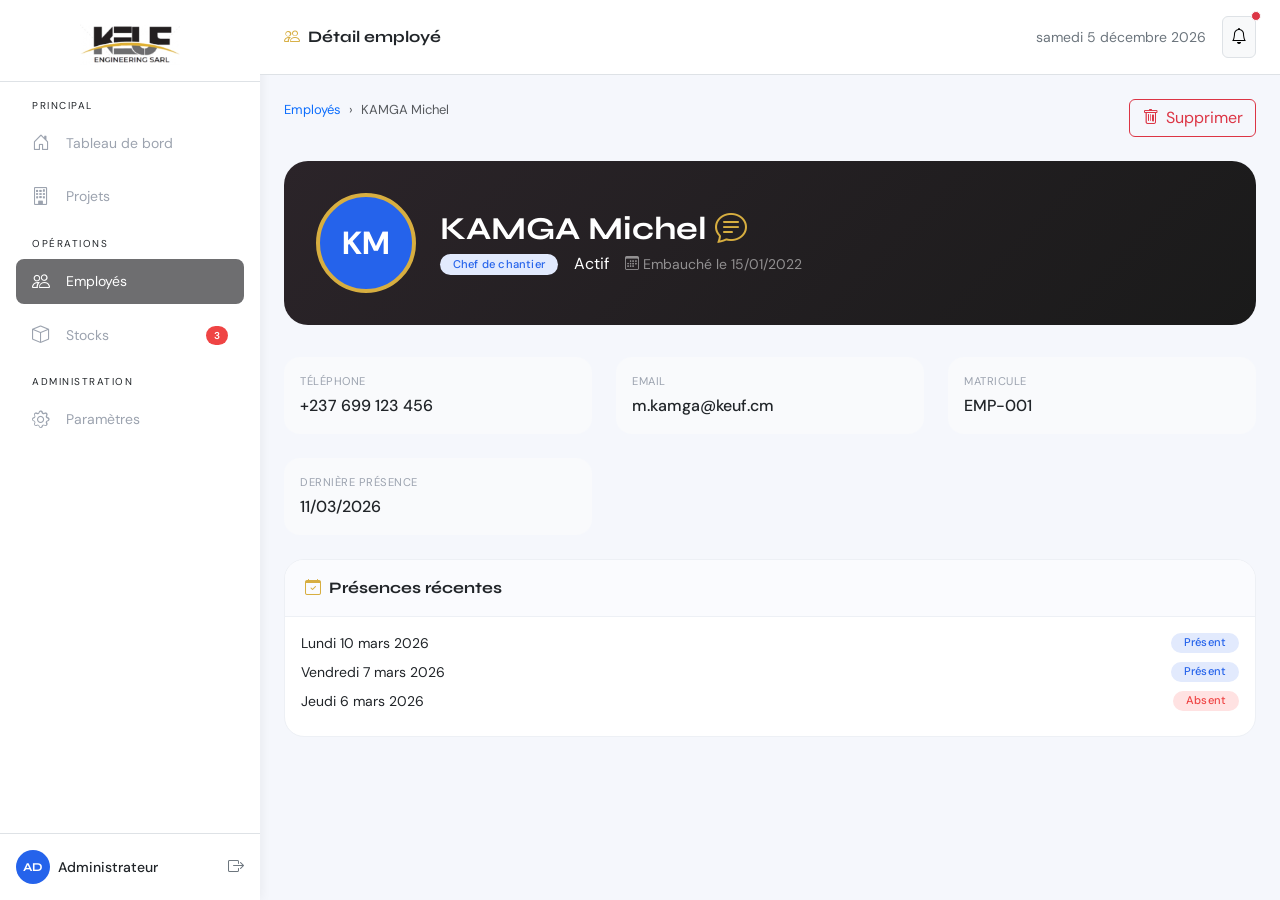
<file: employees/show.html>
<!DOCTYPE html>
<html lang="fr">
<head>
    <meta charset="UTF-8">
    <meta name="viewport" content="width=device-width, initial-scale=1.0">
    <title>KEUF ENGINEERING — Détail employé</title>
    <!-- Bootstrap 5 + Icons + Fonts -->
    <link href="https://cdn.jsdelivr.net/npm/bootstrap@5.3.2/dist/css/bootstrap.min.css" rel="stylesheet">
    <link href="https://fonts.googleapis.com/css2?family=Syne:wght@400;600;700;800&family=DM+Sans:opsz,wght@9..40,300;9..40,400;9..40,500&display=swap" rel="stylesheet">
    <link rel="stylesheet" href="https://cdn.jsdelivr.net/npm/bootstrap-icons@1.11.3/font/bootstrap-icons.min.css">
    <!-- Unified KEUF CSS -->
    <link rel="stylesheet" href="../asset/css/style.css">
    <style>
        .emp-detail-header {
            background: linear-gradient(135deg, var(--black-keuf) 0%, #1a1a1a 100%);
            color: white;
            border-radius: 24px;
            padding: 2rem;
            margin-bottom: 2rem;
        }
        
        .emp-detail-avatar {
            width: 100px;
            height: 100px;
            border-radius: 50%;
            display: flex;
            align-items: center;
            justify-content: center;
            font-weight: 700;
            font-size: 2rem;
            color: white;
            border: 4px solid var(--yellow-keuf);
        }
        
        .info-grid {
            display: grid;
            grid-template-columns: repeat(auto-fill, minmax(250px, 1fr));
            gap: 1.5rem;
        }
        
        .info-item {
            background: #f9fafc;
            border-radius: 16px;
            padding: 1rem;
        }
        
        .info-label {
            font-size: 0.7rem;
            text-transform: uppercase;
            letter-spacing: 0.5px;
            color: var(--gray-mid);
            margin-bottom: 0.25rem;
        }
        
        .info-value {
            font-weight: 500;
            font-size: 1rem;
        }
        
        .detail-section {
            background: white;
            border-radius: 20px;
            border: 1px solid #edf0f5;
            overflow: hidden;
            margin-bottom: 2rem;
        }
        
        .detail-section-head {
            padding: 1rem 1.25rem;
            background: #fafbfe;
            border-bottom: 1px solid #edf0f5;
            display: flex;
            align-items: center;
            justify-content: space-between;
        }
        
        .detail-section-title {
            font-weight: 700;
            font-size: 1rem;
            font-family: 'Syne', sans-serif;
            display: flex;
            align-items: center;
            gap: 8px;
        }
        
        .cert-card {
            display: flex;
            align-items: center;
            justify-content: space-between;
            padding: 1rem;
            background: #f9fafc;
            border-radius: 12px;
            margin-bottom: 0.75rem;
        }
        
        .cert-status {
            font-size: 0.7rem;
            padding: 0.2rem 0.8rem;
            border-radius: 30px;
        }
        
        .cert-status.valid {
            background: #e2f3e4;
            color: var(--green);
        }
        
        .cert-status.expiring {
            background: #fff0d6;
            color: var(--orange);
        }
        
        .cert-status.expired {
            background: #ffe2e2;
            color: var(--red);
        }
        
        .project-assign {
            display: flex;
            align-items: center;
            justify-content: space-between;
            padding: 0.75rem 1rem;
            background: #f9fafc;
            border-radius: 12px;
            margin-bottom: 0.5rem;
        }
        
        .badge-role {
            font-size: 0.65rem;
            background: #eef2f6;
            padding: 0.2rem 0.5rem;
            border-radius: 30px;
            color: var(--grey-keuf);
        }
    </style>
</head>
<body>
    <div class="d-flex">
        <!-- Sidebar -->
        <div class="sidebar-overlay" id="sidebarOverlay"></div>
        <aside class="sidebar p-0" id="sidebar">
            <div class="p-4 pb-3 border-bottom">
                <div class="d-flex align-items-center justify-content-center">
                    <img src="../asset/logo/logo.jpg" alt="" width="100" />
                </div>
            </div>
            <nav class="p-3 flex-grow-1">
                <div class="small text-uppercase px-3 pb-2" style="font-size:0.625rem; letter-spacing:1.5px">Principal</div>
                <a class="nav-item d-flex align-items-center mb-2" href="../index.html"><i class="bi bi-house-door"></i><span>Tableau de bord</span></a>
                <a class="nav-item d-flex align-items-center mb-2" href="../projects/index.html"><i class="bi bi-building"></i><span>Projets</span></a>
                <div class="small text-uppercase px-3 pb-2 mt-3" style="font-size:0.625rem; letter-spacing:1.5px">Opérations</div>
                <a class="nav-item active d-flex align-items-center mb-2" href="#"><i class="bi bi-people"></i><span>Employés</span></a>
                <a class="nav-item d-flex align-items-center mb-2" href="../stocks.html"><i class="bi bi-box"></i><span>Stocks</span><span class="nav-badge">3</span></a>
                <div class="small text-uppercase px-3 pb-2 mt-3" style="font-size:0.625rem; letter-spacing:1.5px">Administration</div>
                <a class="nav-item d-flex align-items-center mb-2" href="#"><i class="bi bi-gear"></i><span>Paramètres</span></a>
            </nav>
            <div class="p-3 border-top d-flex align-items-center gap-2">
                <div class="user-avatar">AD</div>
                <div class="flex-grow-1">
                    <div class="small fw-medium">Administrateur</div>
                </div>
                <div class="text-secondary" onclick="location.href='../login.html'" style="cursor: pointer" title="Déconnexion"><i class="bi bi-box-arrow-right"></i></div>
            </div>
        </aside>

        <!-- MAIN AREA -->
        <div class="main-area flex-grow-1">
            <header class="bg-white py-3 px-4 border-bottom sticky-top d-flex align-items-center justify-content-between">
                <button class="btn btn-link d-md-none p-0 text-dark" id="sidebarToggle"><i class="bi bi-list fs-4"></i></button>
                <div class="fw-bold font-syne"><i class="bi bi-people me-2" style="color:var(--yellow-keuf);"></i>Détail employé</div>
                <div class="d-flex align-items-center gap-3">
                    <span class="text-secondary small" id="topbar-date"></span>
                    <div class="position-relative">
                        <button class="btn btn-light border p-2 rounded"><i class="bi bi-bell"></i></button>
                        <span class="position-absolute top-0 start-100 translate-middle p-1 bg-danger border border-light rounded-circle" style="width:8px;height:8px;"></span>
                    </div>
                </div>
            </header>

            <div class="p-4">
                <!-- Breadcrumb & Actions -->
                <div class="d-flex align-items-center justify-content-between mb-4">
                    <nav style="--bs-breadcrumb-divider:'›';">
                        <ol class="breadcrumb" style="font-size:.8125rem;">
                            <li class="breadcrumb-item"><a href="index.html" class="text-decoration-none">Employés</a></li>
                            <li class="breadcrumb-item active" id="bc-name">KAMGA Michel</li>
                        </ol>
                    </nav>
                    <div class="d-flex gap-2">
                        <!-- <a href="edit.html?id=e1" class="btn btn-outline-primary-custom">
                            <i class="bi bi-pencil me-2"></i>Modifier
                        </a> -->
                        <button class="btn btn-outline-danger" onclick="deleteEmploye()">
                            <i class="bi bi-trash me-2"></i>Supprimer
                        </button>
                    </div>
                </div>

                <!-- Employee Header -->
                <div class="emp-detail-header" id="emp-header">
                    <div class="d-flex align-items-center gap-4 flex-wrap">
                        <div class="emp-detail-avatar" id="emp-avatar" style="background:#2563EB;">KM</div> 
                        <div>
                            <h2 class="fw-bold mb-1" id="emp-name">KAMGA Michel <span title=""><i class="bi bi-chat-text" style="color:var(--yellow-keuf);" title="Expérimenté sur les chantiers de grande envergure. Disponible pour nouveaux projets.
                                    A participé à la construction du siège social."></i></span></h2>
                            <div class="d-flex gap-3 align-items-center flex-wrap">
                                <span class="badge en-cours" id="emp-role">Chef de chantier</span>
                                <span class="statut-badge actif" id="emp-statut">Actif</span>
                                <span class="small text-white-50"><i class="bi bi-calendar3 me-1"></i>Embauché le <span id="emp-embauche">15/01/2022</span></span>
                            </div>
                        </div>
                    </div>
                </div>

                <!-- Contact Info Grid -->
                <div class="info-grid mb-4">
                    <div class="info-item">
                        <div class="info-label">Téléphone</div>
                        <div class="info-value" id="emp-tel">+237 699 123 456</div>
                    </div>
                    <div class="info-item">
                        <div class="info-label">Email</div>
                        <div class="info-value" id="emp-email">m.kamga@keuf.cm</div>
                    </div>
                    <div class="info-item">
                        <div class="info-label">Matricule</div>
                        <div class="info-value" id="emp-matricule">EMP-001</div>
                    </div>
                    <div class="info-item">
                        <div class="info-label">Dernière présence</div>
                        <div class="info-value" id="emp-presence">11/03/2026</div>
                    </div>
                </div>

                <div class="row g-4">
                    <div class="col-md-12">

                        <!-- Présences récentes -->
                        <div class="detail-section">
                            <div class="detail-section-head">
                                <div class="detail-section-title">
                                    <i class="bi bi-calendar-check" style="color:var(--yellow-keuf);"></i>
                                    Présences récentes
                                </div>
                            </div>
                            <div class="p-3">
                                <div class="d-flex justify-content-between align-items-center mb-2">
                                    <span class="small">Lundi 10 mars 2026</span>
                                    <span class="badge en-cours">Présent</span>
                                </div>
                                <div class="d-flex justify-content-between align-items-center mb-2">
                                    <span class="small">Vendredi 7 mars 2026</span>
                                    <span class="badge en-cours">Présent</span>
                                </div>
                                <div class="d-flex justify-content-between align-items-center mb-2">
                                    <span class="small">Jeudi 6 mars 2026</span>
                                    <span class="badge retard">Absent</span>
                                </div>
                            </div>
                        </div>
                    </div>
                </div>
            </div>
        </div>
    </div>

    <!-- Delete Confirmation Modal -->
    <div class="modal fade" id="deleteModal" tabindex="-1">
        <div class="modal-dialog modal-sm">
            <div class="modal-content">
                <div class="modal-header">
                    <h5 class="modal-title font-syne fw-bold">Confirmer</h5>
                    <button type="button" class="btn-close" data-bs-dismiss="modal"></button>
                </div>
                <div class="modal-body">
                    <p>Voulez-vous vraiment supprimer cet employé ?</p>
                </div>
                <div class="modal-footer">
                    <button type="button" class="btn btn-secondary" data-bs-dismiss="modal">Annuler</button>
                    <button type="button" class="btn btn-danger" onclick="confirmDelete()">Supprimer</button>
                </div>
            </div>
        </div>
    </div>

    <!-- Toast -->
    <div class="toast-custom" id="toast">
        <div class="toast-icon"><i class="bi bi-check text-white small"></i></div>
        <span id="toast-msg">Action effectuée</span>
    </div>

    <script>
        // Mobile menu
        const mobileMenuBtn = document.getElementById('sidebarToggle');
        const sidebar = document.getElementById('sidebar');
        const overlay = document.getElementById('sidebarOverlay');
        
        function toggleSidebar() { 
            sidebar.classList.toggle('show'); 
            overlay.classList.toggle('show'); 
        }
        
        if(mobileMenuBtn) {
            mobileMenuBtn.addEventListener('click', toggleSidebar);
            overlay.addEventListener('click', toggleSidebar);
        }

        // Date
        document.getElementById('topbar-date').textContent = new Date().toLocaleDateString('fr-FR', { 
            weekday:'long', day:'numeric', month:'long', year:'numeric' 
        });

        // Load employee data based on URL parameter
        const urlParams = new URLSearchParams(window.location.search);
        const empId = urlParams.get('id') || 'e1';
        
        // Simulate loading data
        setTimeout(() => {
            if (empId === 'e2') {
                document.getElementById('emp-name').textContent = 'Ludger Ngapouche';
                document.getElementById('emp-role').textContent = 'Magasinière';
                document.getElementById('emp-avatar').textContent = 'LN';
                document.getElementById('emp-avatar').style.background = '#0891B2';
                document.getElementById('emp-tel').textContent = '+237 677 789 012';
                document.getElementById('emp-email').textContent = 'l.ngapouche@keuf.cm';
                document.getElementById('emp-matricule').textContent = 'EMP-002';
                document.getElementById('emp-embauche').textContent = '03/04/2024';
                document.getElementById('bc-name').textContent = 'Ludger Ngapouche';
            }
        }, 100);

        // Actions
        function deleteEmploye() {
            const modal = new bootstrap.Modal(document.getElementById('deleteModal'));
            modal.show();
        }

        function confirmDelete() {
            const modal = bootstrap.Modal.getInstance(document.getElementById('deleteModal'));
            modal.hide();
            showToast('Employé supprimé');
            setTimeout(() => {
                window.location.href = 'index.html';
            }, 1500);
        }

        function addCertification() {
            showToast('Fonctionnalité à venir', 'info');
        }

        function editNotes() {
            showToast('Fonctionnalité à venir', 'info');
        }

        function assignProject() {
            showToast('Fonctionnalité à venir', 'info');
        }

        function showToast(msg, type = 'success') {
            const toast = document.getElementById('toast');
            const toastMsg = document.getElementById('toast-msg');
            const toastIcon = document.querySelector('.toast-icon');
            
            toastMsg.innerText = msg;
            
            if (type === 'error') {
                toastIcon.style.background = 'var(--red)';
                toastIcon.innerHTML = '<i class="bi bi-exclamation text-white small"></i>';
            } else if (type === 'info') {
                toastIcon.style.background = 'var(--blue-1)';
                toastIcon.innerHTML = '<i class="bi bi-info text-white small"></i>';
            } else {
                toastIcon.style.background = 'var(--green)';
                toastIcon.innerHTML = '<i class="bi bi-check text-white small"></i>';
            }
            
            toast.classList.add('show');
            setTimeout(() => toast.classList.remove('show'), 2500);
        }
    </script>
    <script src="https://cdn.jsdelivr.net/npm/bootstrap@5.3.2/dist/js/bootstrap.bundle.min.js"></script>
</body>
</html>
</file>
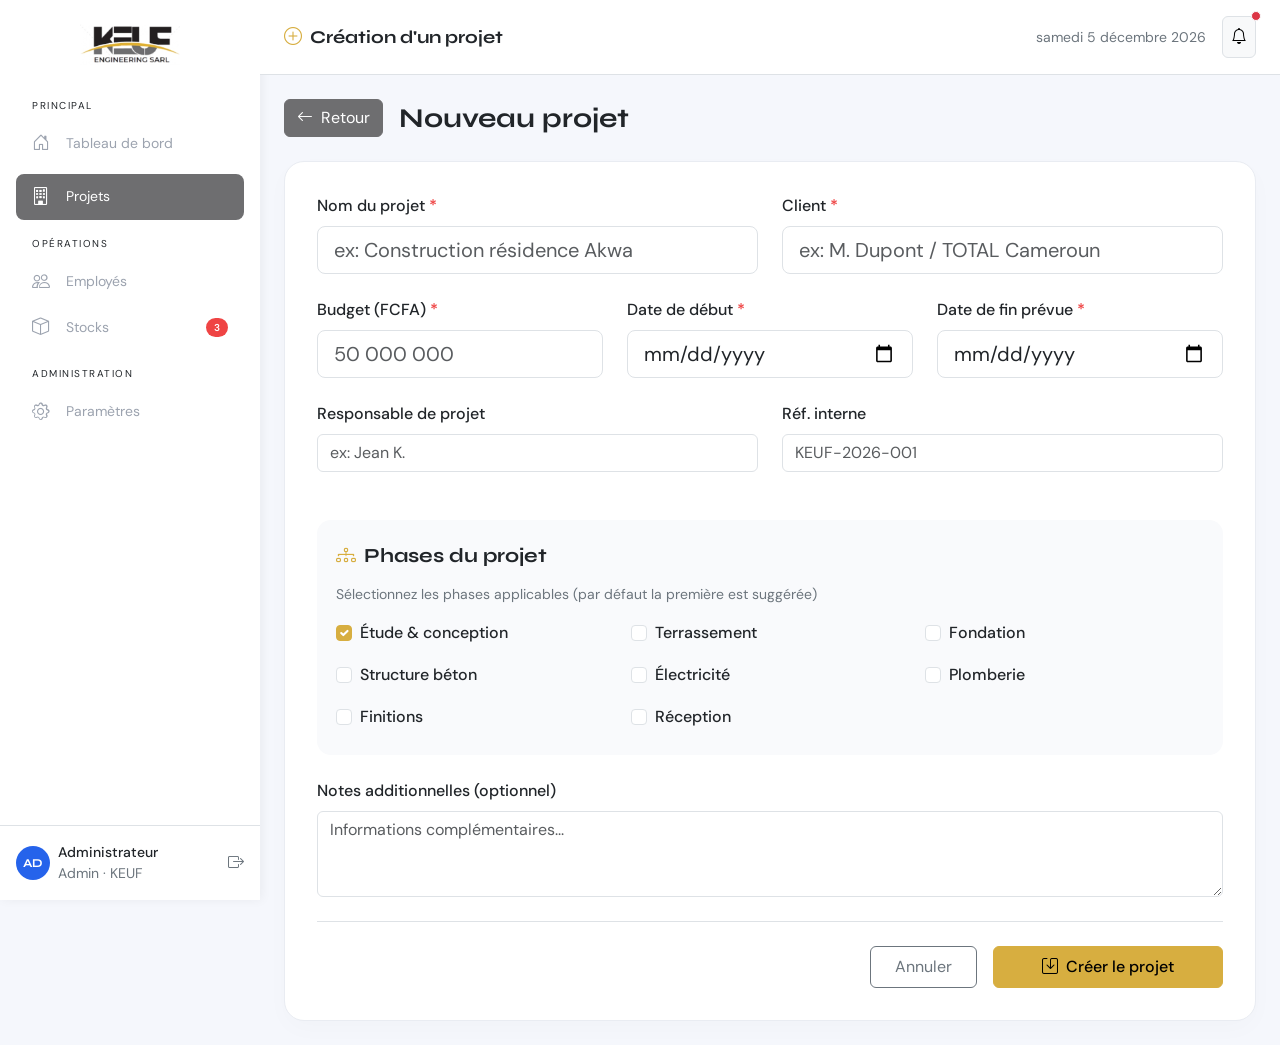
<file: projects/create.html>
<!DOCTYPE html>
<html lang="fr">
<head>
    <meta charset="UTF-8">
    <meta name="viewport" content="width=device-width, initial-scale=1.0">
    <title>KEUF ENGINEERING — Tableau de bord · Projets (DataTable)</title>
    <!-- Bootstrap 5 + Icons + Fonts -->
    <link href="https://cdn.jsdelivr.net/npm/bootstrap@5.3.2/dist/css/bootstrap.min.css" rel="stylesheet">
    <link href="https://fonts.googleapis.com/css2?family=Syne:wght@400;600;700;800&family=DM+Sans:opsz,wght@9..40,300;9..40,400;9..40,500&display=swap" rel="stylesheet">
    <link rel="stylesheet" href="https://cdn.jsdelivr.net/npm/bootstrap-icons@1.11.3/font/bootstrap-icons.min.css">
    <!-- DataTables CSS + Bootstrap 5 integration -->
    <link rel="stylesheet" href="https://cdn.datatables.net/1.13.6/css/dataTables.bootstrap5.min.css">
    <!-- Unified KEUF CSS -->
    <link rel="stylesheet" href="../asset/css/style.css">
</head>
<body>
    <div class="d-flex">
        <!-- Overlay (mobile) + Sidebar identique à l'index -->
        <div class="sidebar-overlay" id="sidebarOverlay"></div>
        <aside class="sidebar p-0" id="sidebar">
            <div class="p-4 pb-3 border-bottom border-white border-opacity-10">
                <div class="d-flex align-items-center justify-content-center">
                    <img src="../asset/logo/logo.jpg" alt="" width="100" />
                </div>
            </div>
            <nav class="p-3 flex-grow-1">
                <div class="small text-uppercase px-3 pb-2" style="font-size:0.625rem; letter-spacing:1.5px">Principal</div>
                <a class="nav-item d-flex align-items-center mb-2" href="../index.html"><i class="bi bi-house-door"></i><span>Tableau de bord</span></a>
                <a class="nav-item active d-flex align-items-center mb-2" href="./projects/index.html"><i class="bi bi-building"></i><span>Projets</span></a>
                <div class="small text-uppercase px-3 pb-2 mt-3" style="font-size:0.625rem; letter-spacing:1.5px">Opérations</div>
                <a class="nav-item d-flex align-items-center" href="../employees/index.html"><i class="bi bi-people"></i><span>Employés</span></a>
                <a class="nav-item d-flex align-items-center" href="../stocks.html"><i class="bi bi-box"></i><span>Stocks</span><span class="nav-badge">3</span></a>
                <div class="small text-uppercase px-3 pb-2 mt-3" style="font-size:0.625rem; letter-spacing:1.5px">Administration</div>
                <div class="nav-item d-flex align-items-center"><i class="bi bi-gear"></i><span>Paramètres</span></div>
            </nav>
            <div class="p-3 border-top d-flex align-items-center gap-2">
                <div class="user-avatar">AD</div>
                <div class="flex-grow-1">
                    <div class="small fw-medium">Administrateur</div>
                    <div class="small text-secondary">Admin · KEUF</div>
                </div>
                <div class="text-secondary" style="cursor:pointer;" title="Déconnexion"><i class="bi bi-box-arrow-right"></i></div>
            </div>
        </aside>

        <!-- MAIN AREA : contenu de la page de création (vue séparée) -->
        <div class="main-area flex-grow-1">
            <header class="bg-white py-3 px-4 border-bottom sticky-top d-flex align-items-center justify-content-between">
                <button class="btn btn-link d-md-none p-0 text-dark" id="sidebarToggle"><i class="bi bi-list fs-4"></i></button>
                <div class="fw-bold font-syne" style="font-size:1.125rem;">
                    <i class="bi bi-plus-circle me-2" style="color:var(--yellow-keuf);"></i>Création d'un projet
                </div>
                <div class="d-flex align-items-center gap-3">
                    <span class="text-secondary small" id="topbar-date"></span>
                    <div class="position-relative">
                        <button class="btn btn-light border p-2 rounded"><i class="bi bi-bell"></i></button>
                        <span class="position-absolute top-0 start-100 translate-middle p-1 bg-danger border border-light rounded-circle" style="width:8px;height:8px;"></span>
                    </div>
                </div>
            </header>

            <!-- Contenu principal : formulaire de création -->
            <div class="p-4">
                <div class="d-flex align-items-center mb-4">
                    <a href="./index.html" class="btn btn-grey-keuf text-decoration-none me-3"><i class="bi bi-arrow-left me-1"></i> Retour</a>
                    <h2 class="fw-bold font-syne mb-0" style="font-size:1.7rem;">Nouveau projet</h2>
                </div>

                <!-- Formulaire séparé (pas de modal, une vraie page) -->
                <div class="form-card">
                    <form id="formCreateProjet" onsubmit="event.preventDefault(); simulateCreate();">
                        <!-- ligne 1 : nom et client -->
                        <div class="row g-4 mb-4">
                            <div class="col-md-6">
                                <label for="nom" class="form-label fw-medium required">Nom du projet</label>
                                <input type="text" class="form-control form-control-lg" id="nom" placeholder="ex: Construction résidence Akwa" required>
                            </div>
                            <div class="col-md-6">
                                <label for="client" class="form-label fw-medium required">Client</label>
                                <input type="text" class="form-control form-control-lg" id="client" placeholder="ex: M. Dupont / TOTAL Cameroun" required>
                            </div>
                        </div>

                        <!-- ligne 2 : budget + dates -->
                        <div class="row g-4 mb-4">
                            <div class="col-md-4">
                                <label for="budget" class="form-label fw-medium required">Budget (FCFA)</label>
                                <input type="number" class="form-control form-control-lg" id="budget" placeholder="50 000 000" required>
                            </div>
                            <div class="col-md-4">
                                <label for="dateDebut" class="form-label fw-medium required">Date de début</label>
                                <input type="date" class="form-control form-control-lg" id="dateDebut" required>
                            </div>
                            <div class="col-md-4">
                                <label for="dateFin" class="form-label fw-medium required">Date de fin prévue</label>
                                <input type="date" class="form-control form-control-lg" id="dateFin" required>
                            </div>
                        </div>

                        <!-- ligne optionnelle : responsable (pas obligatoire) -->
                        <div class="row g-4 mb-4">
                            <div class="col-md-6">
                                <label for="responsable" class="form-label fw-medium">Responsable de projet</label>
                                <input type="text" class="form-control" id="responsable" placeholder="ex: Jean K.">
                            </div>
                            <div class="col-md-6">
                                <label for="reference" class="form-label fw-medium">Réf. interne</label>
                                <input type="text" class="form-control" id="reference" placeholder="KEUF-2026-001">
                            </div>
                        </div>

                        <!-- Section phases (checkboxes, style intégré) -->
                        <div class="phase-checkbox-group mt-5 mb-4">
                            <h5 class="font-syne fw-bold mb-3"><i class="bi bi-diagram-3 me-2" style="color:var(--yellow-keuf);"></i>Phases du projet</h5>
                            <p class="text-secondary small mb-3">Sélectionnez les phases applicables (par défaut la première est suggérée)</p>
                            <div class="row g-3">
                                <div class="col-md-4">
                                    <div class="form-check">
                                        <input class="form-check-input" type="checkbox" value="etude" id="phase1" checked>
                                        <label class="form-check-label fw-medium" for="phase1">Étude & conception</label>
                                    </div>
                                </div>
                                <div class="col-md-4">
                                    <div class="form-check">
                                        <input class="form-check-input" type="checkbox" value="terrassement" id="phase2">
                                        <label class="form-check-label fw-medium" for="phase2">Terrassement</label>
                                    </div>
                                </div>
                                <div class="col-md-4">
                                    <div class="form-check">
                                        <input class="form-check-input" type="checkbox" value="fondation" id="phase3">
                                        <label class="form-check-label fw-medium" for="phase3">Fondation</label>
                                    </div>
                                </div>
                                <div class="col-md-4">
                                    <div class="form-check">
                                        <input class="form-check-input" type="checkbox" value="structure" id="phase4">
                                        <label class="form-check-label fw-medium" for="phase4">Structure béton</label>
                                    </div>
                                </div>
                                <div class="col-md-4">
                                    <div class="form-check">
                                        <input class="form-check-input" type="checkbox" value="electricite" id="phase5">
                                        <label class="form-check-label fw-medium" for="phase5">Électricité</label>
                                    </div>
                                </div>
                                <div class="col-md-4">
                                    <div class="form-check">
                                        <input class="form-check-input" type="checkbox" value="plomberie" id="phase6">
                                        <label class="form-check-label fw-medium" for="phase6">Plomberie</label>
                                    </div>
                                </div>
                                <div class="col-md-4">
                                    <div class="form-check">
                                        <input class="form-check-input" type="checkbox" value="finitions" id="phase7">
                                        <label class="form-check-label fw-medium" for="phase7">Finitions</label>
                                    </div>
                                </div>
                                <div class="col-md-4">
                                    <div class="form-check">
                                        <input class="form-check-input" type="checkbox" value="reception" id="phase8">
                                        <label class="form-check-label fw-medium" for="phase8">Réception</label>
                                    </div>
                                </div>
                            </div>
                        </div>

                        <!-- Notes / commentaire -->
                        <div class="mb-4">
                            <label for="notes" class="form-label fw-medium">Notes additionnelles (optionnel)</label>
                            <textarea class="form-control" id="notes" rows="3" placeholder="Informations complémentaires..."></textarea>
                        </div>

                        <!-- Actions du formulaire (boutons) -->
                        <div class="d-flex gap-3 justify-content-end border-top pt-4 mt-4">
                            <a href="javascript:history.back()" class="btn btn-outline-secondary px-4 py-2">Annuler</a>
                            <button type="submit" class="btn btn-yellow-keuf px-5 py-2 fw-medium"><i class="bi bi-save me-2"></i>Créer le projet</button>
                        </div>
                    </form>
                </div>
            </div>
        </div>
    </div>

    <!-- Toast de confirmation (identique) -->
    <div class="toast-custom" id="toast">
        <div class="toast-icon"><i class="bi bi-check text-white small"></i></div>
        <span id="toast-msg">Projet créé avec succès</span>
    </div>

    <!-- Scripts : Bootstrap, mobile menu, simulation de création -->
    <script src="https://cdn.jsdelivr.net/npm/bootstrap@5.3.2/dist/js/bootstrap.bundle.min.js"></script>
    <script>
        // Mise à jour de la date dans le header
        document.getElementById("topbar-date").textContent = new Date().toLocaleDateString("fr-FR", {
            weekday: "long", day: "numeric", month: "long", year: "numeric"
        });

        // Mobile menu (sidebar toggle)
        const mobileMenuBtn = document.getElementById('sidebarToggle');
        const sidebar = document.getElementById('sidebar');
        const sidebarOverlay = document.getElementById('sidebarOverlay');
        function toggleSidebar() { 
            sidebar.classList.toggle('show'); 
            sidebarOverlay.classList.toggle('show'); 
        }
        if (mobileMenuBtn) {
            mobileMenuBtn.addEventListener('click', toggleSidebar);
            sidebarOverlay.addEventListener('click', toggleSidebar);
        }

        // Simulation de création (remplace l'envoi du formulaire)
        function simulateCreate() {
            // Petite validation basique (les champs required sont déjà gérés par le navigateur)
            const nom = document.getElementById('nom').value.trim();
            const client = document.getElementById('client').value.trim();
            if (!nom || !client) return; // ne devrait pas arriver grâce à required

            // Afficher un toast de confirmation
            const toast = document.getElementById('toast');
            document.getElementById('toast-msg').innerText = '✅ Projet "' + nom + '" créé (simulation)';
            toast.classList.add('show');
            setTimeout(() => toast.classList.remove('show'), 3000);

            // Réinitialiser partiellement le formulaire (optionnel, commenté si on veut garder)
            // document.getElementById('formCreateProjet').reset();

            // Ici tu pourrais rediriger vers la liste des projets après un délai
            // setTimeout(() => { window.location.href = './projects/index.html'; }, 1500);
        }

        // Récupérer le bouton radio / checkbox : pas nécessaire pour la simulation
    </script>
    <style>
        /* style additionnel pour le toast */
        .toast-custom {
            position: fixed; bottom:28px; right:28px; background:#1f2937; color:white; padding:0.875rem 1.25rem;
            border-radius:12px; font-size:0.875rem; font-weight:500; z-index:1060; display:none; align-items:center;
            gap:10px; box-shadow:0 8px 32px rgba(0,0,0,0.25);
        }
        .toast-custom.show { display: flex; }
        .toast-icon { width:22px; height:22px; border-radius:50%; background:var(--green); display:flex; align-items:center; justify-content:center; }
        .form-check-input:checked { background-color: var(--yellow-keuf); border-color: var(--yellow-keuf); }
        .btn-yellow-keuf { background: var(--yellow-keuf); border-color: var(--yellow-keuf); color: black; font-weight: 600; }
        .btn-yellow-keuf:hover { background: #c29e36; }
    </style>
</body>
</html>
</file>
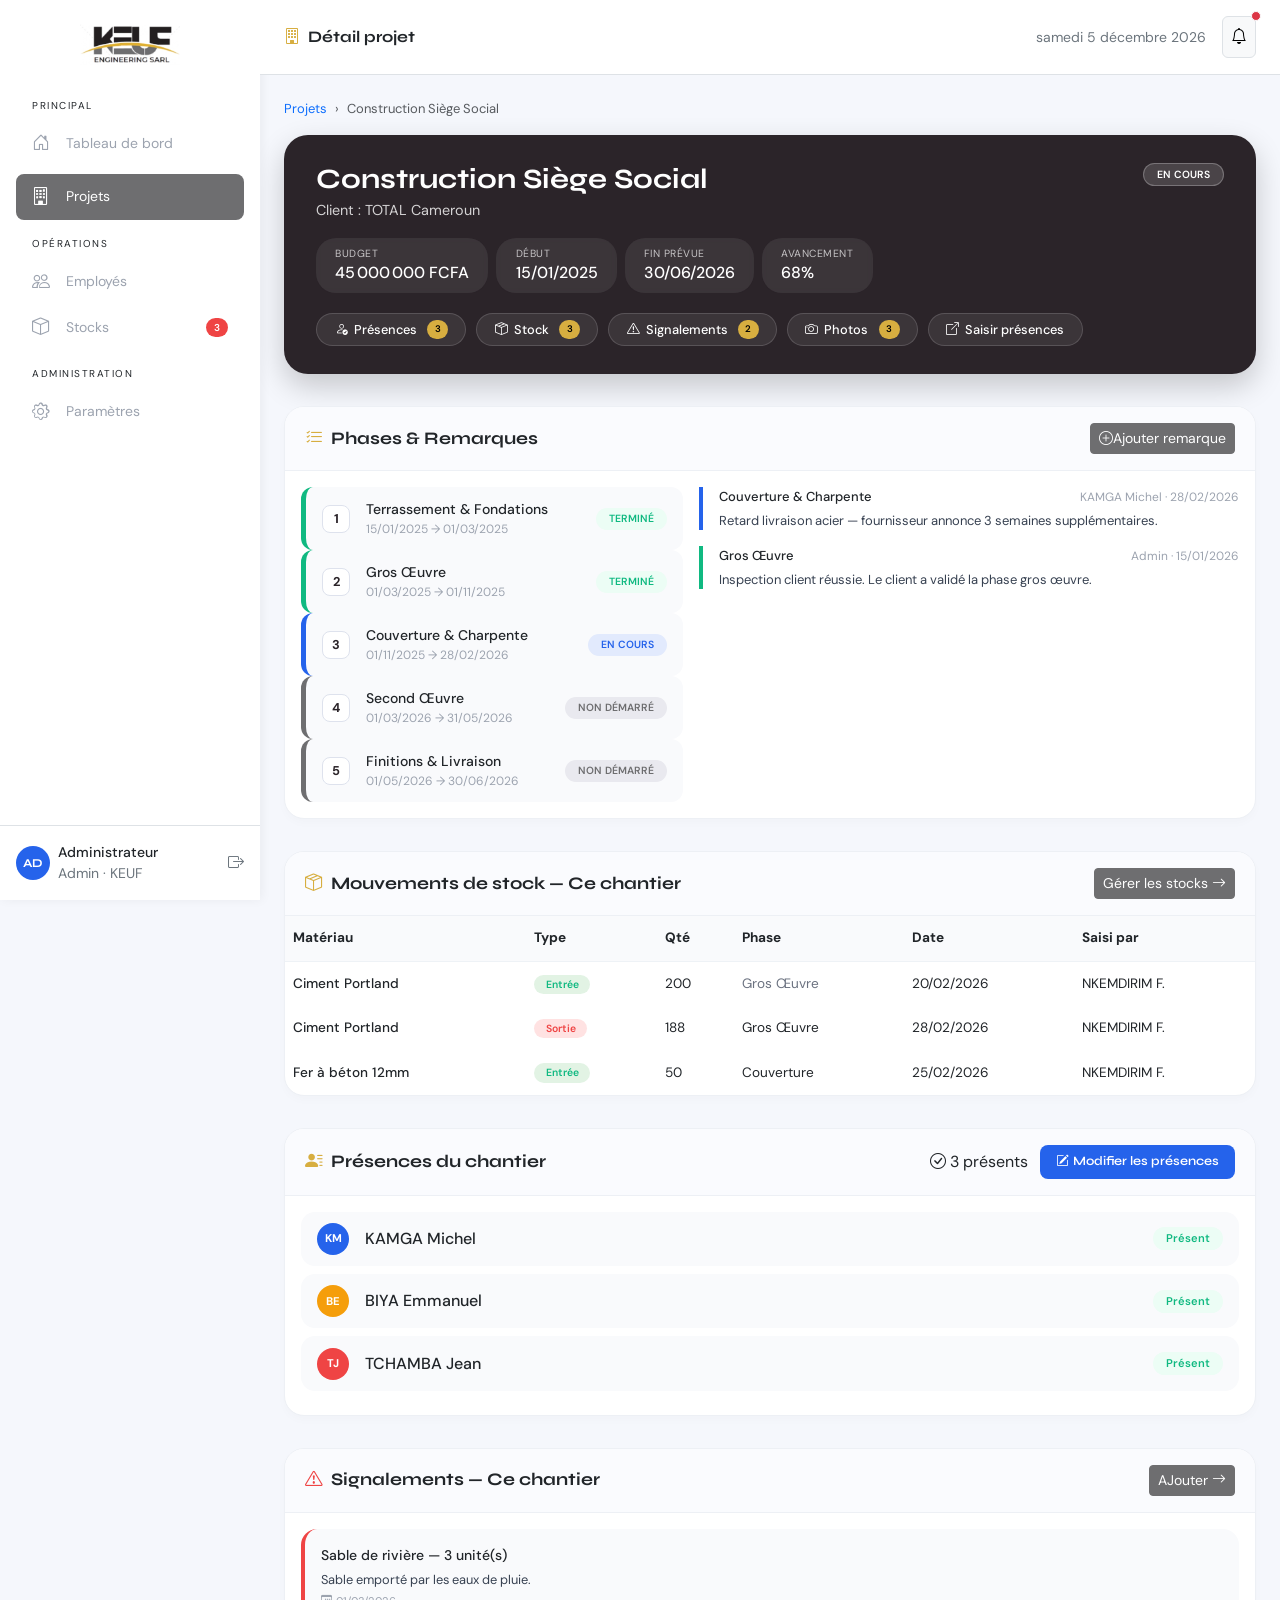
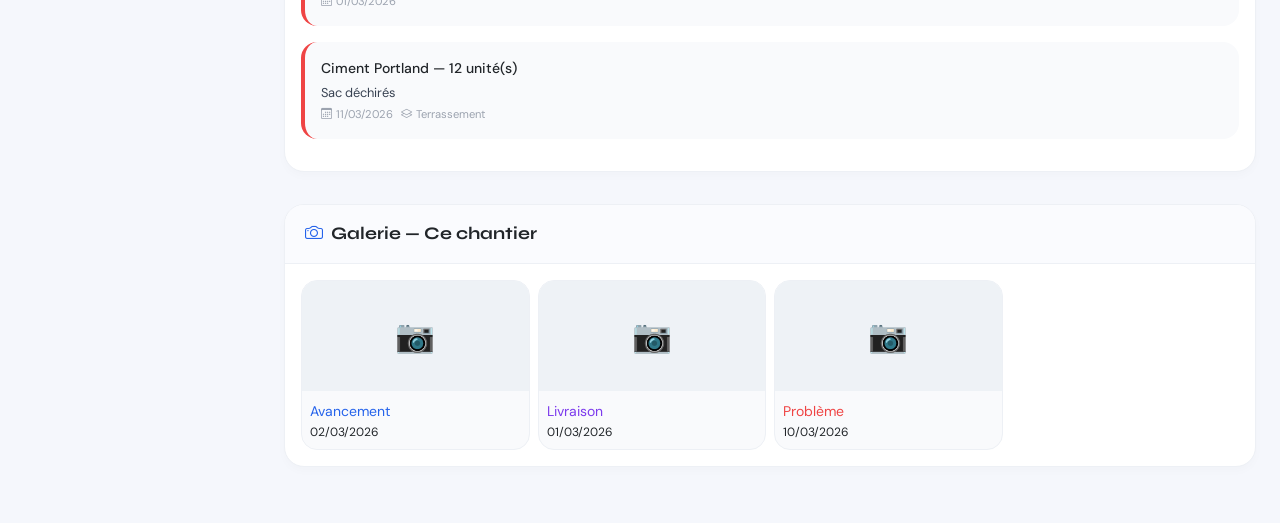
<file: projects/show.html>
<!DOCTYPE html>
<html lang="fr">
<head>
    <meta charset="UTF-8">
    <meta name="viewport" content="width=device-width, initial-scale=1.0">
    <title>KEUF ENGINEERING — Tableau de bord · Projets (DataTable)</title>
    <!-- Bootstrap 5 + Icons + Fonts -->
    <link href="https://cdn.jsdelivr.net/npm/bootstrap@5.3.2/dist/css/bootstrap.min.css" rel="stylesheet">
    <link href="https://fonts.googleapis.com/css2?family=Syne:wght@400;600;700;800&family=DM+Sans:opsz,wght@9..40,300;9..40,400;9..40,500&display=swap" rel="stylesheet">
    <link rel="stylesheet" href="https://cdn.jsdelivr.net/npm/bootstrap-icons@1.11.3/font/bootstrap-icons.min.css">
    <!-- DataTables CSS + Bootstrap 5 integration -->
    <link rel="stylesheet" href="https://cdn.datatables.net/1.13.6/css/dataTables.bootstrap5.min.css">
    <!-- Unified KEUF CSS -->
    <link rel="stylesheet" href="../asset/css/style.css">
</head>
<body>
    <div class="d-flex">
        <!-- Sidebar (identique) -->
        <div class="sidebar-overlay" id="sidebarOverlay"></div>
        <aside class="sidebar p-0" id="sidebar">
            <div class="p-4 pb-3 border-bottom border-white border-opacity-10">
                <div class="d-flex align-items-center justify-content-center">
                    <img src="../asset/logo/logo.jpg" alt="" width="100" />
                </div>
            </div>
            <nav class="p-3 flex-grow-1">
                <div class="small text-uppercase px-3 pb-2" style="font-size:0.625rem; letter-spacing:1.5px">Principal</div>
                <a class="nav-item d-flex align-items-center mb-2" href="../index.html"><i class="bi bi-house-door"></i><span>Tableau de bord</span></a>
                <a class="nav-item active d-flex align-items-center mb-2" href="./projects/index.html"><i class="bi bi-building"></i><span>Projets</span></a>
                <div class="small text-uppercase px-3 pb-2 mt-3" style="font-size:0.625rem; letter-spacing:1.5px">Opérations</div>
                <a class="nav-item d-flex align-items-center" href="../employees/index.html"><i class="bi bi-people"></i><span>Employés</span></a>
                <a class="nav-item d-flex align-items-center" href="../stocks.html"><i class="bi bi-box"></i><span>Stocks</span><span class="nav-badge">3</span></a>
                <div class="small text-uppercase px-3 pb-2 mt-3" style="font-size:0.625rem; letter-spacing:1.5px">Administration</div>
                <div class="nav-item d-flex align-items-center"><i class="bi bi-gear"></i><span>Paramètres</span></div>
            </nav>
            <div class="p-3 border-top d-flex align-items-center gap-2">
                <div class="user-avatar">AD</div>
                <div class="flex-grow-1">
                    <div class="small fw-medium">Administrateur</div>
                    <div class="small text-secondary">Admin · KEUF</div>
                </div>
                <div class="text-secondary" style="cursor:pointer;" title="Déconnexion"><i class="bi bi-box-arrow-right"></i></div>
            </div>
        </aside>

        <!-- MAIN AREA : TOUT-EN-UN (plus de tabs, on affiche tout) -->
        <div class="main-area flex-grow-1">
            <header class="bg-white py-3 px-4 border-bottom sticky-top d-flex align-items-center justify-content-between">
                <button class="btn btn-link d-md-none p-0 text-dark" id="sidebarToggle"><i class="bi bi-list fs-4"></i></button>
                <div class="fw-bold font-syne"><i class="bi bi-building me-2" style="color:var(--yellow-keuf);"></i>Détail projet</div>
                <div class="d-flex align-items-center gap-3">
                    <span class="text-secondary small" id="topbar-date"></span>
                    <div class="position-relative"><button class="btn btn-light border p-2 rounded"><i class="bi bi-bell"></i></button><span class="position-absolute top-0 start-100 translate-middle p-1 bg-danger border border-light rounded-circle" style="width:8px;height:8px;"></span></div>
                </div>
            </header>

            <div class="p-4" id="page-content">
                <!-- BREADCRUMB -->
                <nav class="mb-3" style="--bs-breadcrumb-divider:'›';">
                    <ol class="breadcrumb" style="font-size:.8125rem;">
                        <li class="breadcrumb-item"><a href="../projects/index.html" class="text-decoration-none">Projets</a></li>
                        <li class="breadcrumb-item active" id="bc-nom">Construction Siège Social</li>
                    </ol>
                </nav>

                <!-- HERO -->
                <div class="detail-hero" id="hero-section">
                    <div class="d-flex align-items-start justify-content-between gap-2 flex-wrap mb-3">
                        <div>
                            <h3 class="fw-bold mb-1 font-syne" id="hero-nom">Construction Siège Social</h3>
                            <div class="hero-meta" id="hero-sub">Client : TOTAL Cameroun</div>
                        </div>
                        <span id="hero-badge" class="phase-badge" style="background:rgba(255,255,255,.15);color:white;border:1px solid rgba(255,255,255,.25);">En cours</span>
                    </div>
                    <div class="d-flex gap-2 flex-wrap mb-3">
                        <div class="hero-stat"><div class="hero-stat-label">Budget</div><div class="fw-medium" id="h-budget">45 000 000 FCFA</div></div>
                        <div class="hero-stat"><div class="hero-stat-label">Début</div><div class="fw-medium" id="h-debut">15/01/2025</div></div>
                        <div class="hero-stat"><div class="hero-stat-label">Fin prévue</div><div class="fw-medium" id="h-fin">30/06/2026</div></div>
                        <div class="hero-stat"><div class="hero-stat-label">Avancement</div><div class="fw-medium" id="h-avancement">68%</div></div>
                    </div>
                    <!-- quick actions (conservées mais sans onglets) -->
                    <div class="quick-btns">
                        <span class="quick-btn"><i class="bi bi-person-check"></i>Présences <span class="tab-badge">3</span></span>
                        <span class="quick-btn"><i class="bi bi-box-seam"></i>Stock <span class="tab-badge">3</span></span>
                        <span class="quick-btn"><i class="bi bi-exclamation-triangle"></i>Signalements <span class="tab-badge">2</span></span>
                        <span class="quick-btn"><i class="bi bi-camera"></i>Photos <span class="tab-badge">3</span></span>
                        <a href="#" class="quick-btn"><i class="bi bi-box-arrow-up-right"></i>Saisir présences</a>
                    </div>
                </div>

                <!-- BLOC 1 : PHASES & REMARQUES (affiché en permanence) -->
                <div class="section-card">
                    <div class="section-card-head">
                        <div class="section-card-title"><i class="bi bi-list-check" style="color:var(--yellow-keuf);"></i>Phases & Remarques</div>
                        <button class="btn btn-grey-keuf btn-sm" id="fake-add-rem"><i class="bi bi-plus-circle"></i>Ajouter remarque</button>
                    </div>
                    <div class="p-3">
                        <div class="row g-3">
                            <!-- colonne phases -->
                            <div class="col-md-5">
                                <div id="phases-list">
                                    <div class="phase-item" style="border-left-color:var(--green);">
                                        <div class="phase-num">1</div>
                                        <div class="flex-grow-1">
                                            <div class="fw-medium" style="font-size:.875rem;">Terrassement & Fondations</div>
                                            <div style="font-size:.75rem;color:#9CA3AF;">15/01/2025 → 01/03/2025</div>
                                        </div>
                                        <span class="phase-badge termine">Terminé</span>
                                    </div>
                                    <div class="phase-item" style="border-left-color:var(--green);">
                                        <div class="phase-num">2</div>
                                        <div class="flex-grow-1">
                                            <div class="fw-medium" style="font-size:.875rem;">Gros Œuvre</div>
                                            <div style="font-size:.75rem;color:#9CA3AF;">01/03/2025 → 01/11/2025</div>
                                        </div>
                                        <span class="phase-badge termine">Terminé</span>
                                    </div>
                                    <div class="phase-item" style="border-left-color:var(--blue-1);">
                                        <div class="phase-num">3</div>
                                        <div class="flex-grow-1">
                                            <div class="fw-medium" style="font-size:.875rem;">Couverture & Charpente</div>
                                            <div style="font-size:.75rem;color:#9CA3AF;">01/11/2025 → 28/02/2026</div>
                                        </div>
                                        <span class="phase-badge en-cours">En cours</span>
                                    </div>
                                    <div class="phase-item" style="border-left-color:var(--grey-keuf);">
                                        <div class="phase-num">4</div>
                                        <div class="flex-grow-1">
                                            <div class="fw-medium" style="font-size:.875rem;">Second Œuvre</div>
                                            <div style="font-size:.75rem;color:#9CA3AF;">01/03/2026 → 31/05/2026</div>
                                        </div>
                                        <span class="phase-badge debut">Non démarré</span>
                                    </div>
                                    <div class="phase-item" style="border-left-color:var(--grey-keuf);">
                                        <div class="phase-num">5</div>
                                        <div class="flex-grow-1">
                                            <div class="fw-medium" style="font-size:.875rem;">Finitions & Livraison</div>
                                            <div style="font-size:.75rem;color:#9CA3AF;">01/05/2026 → 30/06/2026</div>
                                        </div>
                                        <span class="phase-badge debut">Non démarré</span>
                                    </div>
                                </div>
                            </div>
                            <!-- colonne remarques -->
                            <div class="col-md-7">
                                <div id="remarques-list">
                                    <div class="remarque-item" style="border-left-color:var(--blue-1);">
                                        <div class="d-flex align-items-center justify-content-between mb-1 flex-wrap gap-1">
                                            <div class="fw-medium" style="font-size:.8125rem;">Couverture & Charpente</div>
                                            <div style="font-size:.75rem;color:#9CA3AF;">KAMGA Michel · 28/02/2026</div>
                                        </div>
                                        <div style="font-size:.8125rem;color:#374151;">Retard livraison acier — fournisseur annonce 3 semaines supplémentaires.</div>
                                    </div>
                                    <div class="remarque-item" style="border-left-color:var(--green);">
                                        <div class="d-flex align-items-center justify-content-between mb-1 flex-wrap gap-1">
                                            <div class="fw-medium" style="font-size:.8125rem;">Gros Œuvre</div>
                                            <div style="font-size:.75rem;color:#9CA3AF;">Admin · 15/01/2026</div>
                                        </div>
                                        <div style="font-size:.8125rem;color:#374151;">Inspection client réussie. Le client a validé la phase gros œuvre.</div>
                                    </div>
                                </div>
                            </div>
                        </div>
                    </div>
                </div>

                <!-- BLOC 2 : STOCK CHANTIER -->
                <div class="section-card">
                    <div class="section-card-head">
                        <div class="section-card-title"><i class="bi bi-box-seam" style="color:var(--yellow-keuf);"></i>Mouvements de stock — Ce chantier</div>
                        <a href="stocks.html" class="btn btn-grey-keuf btn-sm">Gérer les stocks <i class="bi bi-arrow-right"></i></a>
                    </div>
                    <div class="table-responsive">
                        <table class="stock-table w-100">
                            <thead><tr><th>Matériau</th><th>Type</th><th>Qté</th><th>Phase</th><th>Date</th><th>Saisi par</th></tr></thead>
                            <tbody>
                                <tr><td class="fw-medium">Ciment Portland</td><td><span class="type-badge entree">Entrée</span></td><td>200</td><td style="color:#6B7280;">Gros Œuvre</td><td>20/02/2026</td><td>NKEMDIRIM F.</td></tr>
                                <tr><td class="fw-medium">Ciment Portland</td><td><span class="type-badge sortie">Sortie</span></td><td>188</td><td>Gros Œuvre</td><td>28/02/2026</td><td>NKEMDIRIM F.</td></tr>
                                <tr><td class="fw-medium">Fer à béton 12mm</td><td><span class="type-badge entree">Entrée</span></td><td>50</td><td>Couverture</td><td>25/02/2026</td><td>NKEMDIRIM F.</td></tr>
                            </tbody>
                        </table>
                    </div>
                </div>

                <!-- BLOC 3 : PRÉSENCES (sans date picker interactif mais on affiche les infos) -->
                <div class="section-card">
                    <div class="section-card-head">
                        <div class="section-card-title"><i class="bi bi-person-lines-fill" style="color:var(--yellow-keuf);"></i>Présences du chantier</div>
                        <!-- <span class="stat-pill-sm"><i class="bi bi-check-circle me-1"></i>3 présents aujourd'hui</span> -->
                        <div class="ms-auto d-flex gap-2 align-items-center flex-wrap">
                            <div id="pres-stats"><span class="stat-pill-sm green me-1"><i class="bi bi-check-circle me-1"></i>3 présents</span></div>
                            <a id="btn-saisir-presences" href="presences.html?projetId=p1&amp;date=2026-03-11" class="btn btn-sm" style="background:var(--blue-1);color:white;font-family:'Syne',sans-serif;font-weight:600;border:none;border-radius:8px;font-size:.8rem;padding:.45rem 1rem;">
                                <i class="bi bi-pencil-square me-1"></i>Modifier les présences
                            </a>
                        </div>
                        <!-- <a href="" class="btn btn-grey-keuf btn-sm"></a> -->
                    </div>
                    <div class="p-3">
                        <div id="pres-content">
                            <div class="presence-row">
                                <div class="p-ava" style="background:#2563EB;">KM</div>
                                <div class="flex-grow-1"><span style="font-weight:500;">KAMGA Michel</span></div>
                                <span class="status-badge-sm present">Présent</span>
                            </div>
                            <div class="presence-row">
                                <div class="p-ava" style="background:#F59E0B;">BE</div>
                                <div class="flex-grow-1"><span style="font-weight:500;">BIYA Emmanuel</span></div>
                                <span class="status-badge-sm present">Présent</span>
                            </div>
                            <div class="presence-row">
                                <div class="p-ava" style="background:#EF4444;">TJ</div>
                                <div class="flex-grow-1"><span style="font-weight:500;">TCHAMBA Jean</span></div>
                                <span class="status-badge-sm present">Présent</span>
                            </div>
                        </div>
                    </div>
                </div>

                <!-- BLOC 4 : SIGNALEMENTS -->
                <div class="section-card">
                    <div class="section-card-head">
                        <div class="section-card-title"><i class="bi bi-exclamation-triangle" style="color:var(--red);"></i>Signalements — Ce chantier</div>
                        <a href="signalement.html" class="btn btn-grey-keuf btn-sm">AJouter <i class="bi bi-arrow-right"></i></a>
                    </div>
                    <div class="p-3" id="sig-list">
                        <div class="sig-card">
                            <div class="fw-medium" style="font-size:.875rem;">Sable de rivière — 3 unité(s)</div>
                            <div style="font-size:.8rem;color:#374151;margin:.25rem 0;">Sable emporté par les eaux de pluie.</div>
                            <div class="d-flex gap-2" style="font-size:.7rem;color:#9CA3AF;"><span><i class="bi bi-calendar3 me-1"></i>01/03/2026</span></div>
                        </div>
                        <div class="sig-card">
                            <div class="fw-medium" style="font-size:.875rem;">Ciment Portland — 12 unité(s)</div>
                            <div style="font-size:.8rem;color:#374151;margin:.25rem 0;">Sac déchirés</div>
                            <div class="d-flex gap-2" style="font-size:.7rem;color:#9CA3AF;"><span><i class="bi bi-calendar3 me-1"></i>11/03/2026</span><span><i class="bi bi-layers me-1"></i>Terrassement</span></div>
                        </div>
                    </div>
                </div>

                <!-- BLOC 5 : PHOTOS -->
                <div class="section-card">
                    <div class="section-card-head">
                        <div class="section-card-title"><i class="bi bi-camera" style="color:var(--blue-1);"></i>Galerie — Ce chantier</div>
                        <!-- <a href="photos.html" class="btn btn-grey-keuf btn-sm">Voir toutes <i class="bi bi-arrow-right"></i></a> -->
                    </div>
                    <div class="p-3">
                        <div class="row g-2" id="photos-grid">
                            <div class="col-6 col-md-3">
                                <div class="photo-card">
                                    <div class="photo-thumb"><span>📷</span></div>
                                    <div class="p-2"><small style="color:var(--blue-1);">Avancement</small><div style="font-size:.75rem;">02/03/2026</div></div>
                                </div>
                            </div>
                            <div class="col-6 col-md-3">
                                <div class="photo-card">
                                    <div class="photo-thumb"><span>📷</span></div>
                                    <div class="p-2"><small style="color:#7C3AED;">Livraison</small><div style="font-size:.75rem;">01/03/2026</div></div>
                                </div>
                            </div>
                            <div class="col-6 col-md-3">
                                <div class="photo-card">
                                    <div class="photo-thumb"><span>📷</span></div>
                                    <div class="p-2"><small style="color:#EF4444;">Problème</small><div style="font-size:.75rem;">10/03/2026</div></div>
                                </div>
                            </div>
                        </div>
                    </div>
                </div>
            </div> <!-- /page-content -->
        </div> <!-- /main-area -->
    </div> <!-- /d-flex -->

    <script>
        document.getElementById("topbar-date").textContent = new Date().toLocaleDateString("fr-FR", { weekday:'long', day:'numeric', month:'long', year:'numeric' });
        // mobile menu
        const mobileMenuBtn = document.getElementById('sidebarToggle');
        const sidebar = document.getElementById('sidebar');
        const overlay = document.getElementById('sidebarOverlay');
        function toggleSidebar() { sidebar.classList.toggle('show'); overlay.classList.toggle('show'); }
        if(mobileMenuBtn) { mobileMenuBtn.addEventListener('click', toggleSidebar); overlay.addEventListener('click', toggleSidebar); }
    </script>
</body>
</html>
</file>
<file: asset/css/style.css>
/* asset/css/style.css */
:root {
    --grey-keuf: #6e6e70;
    --yellow-keuf: #D7AE40FF;
    --black-keuf: #2B2429FF;
    --blue-1: #2563eb;
    --blue-dark: #1d4ed8;
    --gray-mid: #9ca3af;
    --green: #10b981;
    --red: #ef4444;
    --orange: #f59e0b;
}

/* === KEUF utilities === */
.bg-grey-keuf { background-color: var(--grey-keuf) !important; }
.bg-yellow-keuf { background-color: var(--yellow-keuf) !important; }
.bg-black-keuf { background-color: var(--black-keuf) !important; }
.text-grey-keuf { color: var(--grey-keuf) !important; }
.text-yellow-keuf { color: var(--yellow-keuf) !important; }
.text-black-keuf { color: var(--black-keuf) !important; }

.btn-grey-keuf {
    background-color: var(--grey-keuf);
    border-color: var(--grey-keuf);
    color: white;
}
.btn-grey-keuf:hover {
    background-color: #545456;
    border-color: #545456;
    color: white;
}
.btn-yellow-keuf {
    background-color: var(--yellow-keuf);
    border-color: var(--yellow-keuf);
    color: black;
}
.btn-yellow-keuf:hover {
    background-color: #b88f2e;
    border-color: #b88f2e;
    color: black;
}
.btn-black-keuf {
    background-color: var(--black-keuf);
    border-color: var(--black-keuf);
    color: white;
}
.btn-black-keuf:hover {
    background-color: #161113;
    border-color: #161113;
    color: white;
}
.btn-outline-grey-keuf {
    color: var(--grey-keuf);
    border-color: var(--grey-keuf);
    background-color: transparent;
}
.btn-outline-grey-keuf:hover {
    background-color: var(--grey-keuf);
    color: white;
}
.btn-outline-yellow-keuf {
    color: var(--yellow-keuf);
    border-color: var(--yellow-keuf);
    background-color: transparent;
}
.btn-outline-yellow-keuf:hover {
    background-color: var(--yellow-keuf);
    color: black;
}
.btn-outline-black-keuf {
    color: var(--black-keuf);
    border-color: var(--black-keuf);
    background-color: transparent;
}
.btn-outline-black-keuf:hover {
    background-color: var(--black-keuf);
    color: white;
}

body {
    font-family: "DM Sans", sans-serif;
    background: #f5f7fc;
    margin: 0;
    padding: 0;
}
h1, h2, h3, h4, h5, h6, .font-syne {
    font-family: "Syne", sans-serif;
    font-weight: 700;
}

/* === Sidebar === */
.sidebar {
    width: 260px;
    background: #fff;
    min-height: 100vh;
    position: fixed;
    left: 0;
    top: 0;
    display: flex;
    flex-direction: column;
    height: 100vh;
    z-index: 1000;
    transition: transform 0.3s ease;
    box-shadow: 2px 0 10px rgba(0, 0, 0, 0.05);
}
.main-area { margin-left: 260px; }
.nav-item {
    color: #9ca3af;
    padding: 0.6rem 1rem;
    border-radius: 8px;
    transition: all 0.15s;
    font-size: 0.875rem;
    cursor: pointer;
    text-decoration: none;
    display: flex;
    align-items: center;
    gap: 0.6rem;
}
.nav-item.active, .nav-item:hover {
    background: var(--grey-keuf);
    color: white;
}
.nav-item i { font-size: 1.1rem; width: 1.5rem; }
.nav-badge {
    background: var(--red);
    color: white;
    font-size: 0.625rem;
    font-weight: 600;
    padding: 0.125rem 0.5rem;
    border-radius: 20px;
    margin-left: auto;
}
.user-avatar {
    width: 34px; height: 34px; border-radius: 50%;
    background: var(--blue-1);
    display: flex; align-items: center; justify-content: center;
    font-family: "Syne", sans-serif; font-weight: 700; font-size: 0.75rem; color: white;
}
.sidebar-overlay { display: none; position: fixed; inset:0; background: rgba(0,0,0,0.4); z-index: 999; }
.sidebar-overlay.show { display: block; }
@media (max-width:768px) {
    .sidebar { transform: translateX(-100%); position: fixed; z-index: 1050; }
    .sidebar.show { transform: translateX(0); }
    .main-area { margin-left: 0; }
}

/* === KPI Cards === */
.kpi-card {
    background: white;
    border-radius: 20px;
    padding: 1.2rem 1.4rem;
    border: 1px solid #eef1f7;
    transition: all 0.2s ease;
    box-shadow: 0 4px 10px rgba(0,0,0,0.02);
}
.kpi-card:hover {
    transform: translateY(-3px);
    box-shadow: 0 12px 24px rgba(0,0,0,0.05);
    border-color: var(--yellow-keuf);
}
.kpi-icon {
    width: 48px; height: 48px;
    border-radius: 16px;
    display: flex; align-items: center; justify-content: center;
    font-size: 1.6rem;
    margin-bottom: 0.8rem;
}
.kpi-icon.red { background: #ffe2e2; color: var(--red); }
.kpi-icon.green { background: #e2f3e4; color: var(--green); }
.kpi-icon.blue { background: #e9ecfc; color: var(--blue-1); }
.kpi-icon.orange { background: #fff0d6; color: var(--orange); }
.kpi-label { font-size: 0.7rem; text-transform: uppercase; letter-spacing: 0.5px; color: var(--gray-mid); }
.kpi-value { font-size: 1.8rem; font-weight: 700; font-family: "Syne", sans-serif; line-height: 1.2; }

/* === Stat Cards === */
.stat-card {
    background: white;
    border-radius: 20px;
    padding: 1.2rem 1.4rem;
    border: 1px solid #eef1f7;
    transition: all 0.2s ease;
    box-shadow: 0 4px 10px rgba(0,0,0,0.02);
}
.stat-card:hover {
    transform: translateY(-3px);
    box-shadow: 0 12px 24px rgba(0,0,0,0.05);
    border-color: var(--yellow-keuf);
}
.stat-icon {
    width: 48px; height: 48px;
    border-radius: 16px;
    display: flex; align-items: center; justify-content: center;
    font-size: 1.6rem;
}
.stat-icon.blue { background: #e9ecfc; color: var(--blue-1); }
.stat-icon.yellow { background: #fef3d7; color: var(--yellow-keuf); }
.stat-icon.green { background: #e2f3e4; color: var(--green); }
.stat-icon.red { background: #ffe2e2; color: var(--red); }

/* === Badges === */
.badge {
    font-weight: 500;
    padding: 0.3rem 0.8rem;
    border-radius: 30px;
    font-size: 0.7rem;
    letter-spacing: 0.2px;
}
.badge.en-cours { background: #e2eafd; color: var(--blue-1); }
.badge.retard { background: #ffe2e2; color: var(--red); }
.badge.verification { background: #fff0d6; color: var(--orange); }
.badge.debut { background: #e9e9ef; color: var(--grey-keuf); }
.badge-dot {
    display: inline-block;
    width: 8px;
    height: 8px;
    border-radius: 50%;
    margin-right: 5px;
}

/* === Progress bar === */
.prog-bar { 
    width: 100px; 
    height: 6px; 
    background: #e9ecf2; 
    border-radius: 20px; 
    overflow: hidden; 
}
.prog-fill { 
    height: 100%; 
    border-radius: 20px; 
}

/* === Form Styles === */
.form-card {
    background: white;
    border-radius: 20px;
    border: 1px solid #e9ecf2;
    box-shadow: 0 8px 24px rgba(0, 0, 0, 0.02);
    padding: 2rem;
}
.phase-checkbox-group {
    background: #f9fafc;
    border-radius: 14px;
    padding: 1.5rem 1.2rem;
}
.section-title {
    font-size: 1.1rem;
    font-weight: 700;
    margin-bottom: 1.2rem;
    padding-bottom: 0.5rem;
    border-bottom: 2px solid var(--yellow-keuf);
    display: inline-block;
}
.form-label.required::after {
    content: " *";
    color: var(--red);
    font-weight: 600;
}
.form-check-input:checked { 
    background-color: var(--yellow-keuf); 
    border-color: var(--yellow-keuf); 
}

/* === Detail Hero === */
.detail-hero {
    background: var(--black-keuf);
    color: white;
    border-radius: 24px;
    padding: 1.75rem 2rem;
    margin-bottom: 2rem;
    box-shadow: 0 12px 30px rgba(0,0,0,0.2);
}
.hero-meta {
    font-size: 0.9rem;
    opacity: 0.8;
}
.hero-stat {
    background: rgba(255,255,255,0.08);
    border-radius: 20px;
    padding: 0.5rem 1.2rem;
    backdrop-filter: blur(2px);
}
.hero-stat-label {
    font-size: 0.65rem;
    text-transform: uppercase;
    letter-spacing: 0.5px;
    opacity: 0.7;
}
.quick-btns {
    display: flex;
    gap: 0.6rem;
    flex-wrap: wrap;
    margin-top: 1.2rem;
}
.quick-btn {
    background: rgba(255,255,255,0.08);
    border: 1px solid rgba(255,255,255,0.15);
    color: white;
    padding: 0.4rem 1.1rem;
    border-radius: 30px;
    font-size: 0.8rem;
    font-weight: 500;
    transition: 0.15s;
    display: inline-flex;
    align-items: center;
    gap: 6px;
    text-decoration: none;
}
.quick-btn:hover {
    background: rgba(255,255,255,0.18);
    color: white;
}
.tab-badge {
    background: var(--yellow-keuf);
    color: black;
    font-size: 0.6rem;
    font-weight: 600;
    padding: 0.15rem 0.45rem;
    border-radius: 30px;
    margin-left: 0.3rem;
}

/* === Section Cards === */
.section-card {
    background: white;
    border-radius: 20px;
    border: 1px solid #edf0f5;
    overflow: hidden;
    margin-bottom: 2rem;
    box-shadow: 0 4px 10px rgba(0,0,0,0.02);
}
.section-card-head {
    padding: 1rem 1.25rem;
    background: #fafbfe;
    border-bottom: 1px solid #edf0f5;
    display: flex;
    align-items: center;
    justify-content: space-between;
    flex-wrap: wrap;
    gap: 0.5rem;
}
.section-card-title {
    font-weight: 700;
    font-size: 1.1rem;
    font-family: 'Syne', sans-serif;
    display: flex;
    align-items: center;
    gap: 8px;
}

/* === Phase Items === */
.phase-item {
    display: flex;
    align-items: center;
    gap: 1rem;
    padding: 0.75rem 1rem;
    border-radius: 12px;
    background: #f9fafc;
    border-left: 5px solid transparent;
    cursor: pointer;
    transition: 0.1s;
}
.phase-item:hover { background: #f1f3f8; }
.phase-num {
    width: 28px; height: 28px;
    background: white;
    border-radius: 8px;
    display: flex;
    align-items: center;
    justify-content: center;
    font-weight: 700;
    font-size: 0.8rem;
    color: var(--black-keuf);
    border: 1px solid #dee2ed;
}
.phase-badge {
    font-size: 0.65rem;
    font-weight: 600;
    padding: 0.2rem 0.8rem;
    border-radius: 20px;
    text-transform: uppercase;
}
.phase-badge.termine { background: #ecfdf5; color: var(--green); }
.phase-badge.en-cours { background: #e2eafd; color: var(--blue-1); }
.phase-badge.debut { background: #e9e9ef; color: var(--grey-keuf); }

/* === Remarques === */
.remarque-item {
    border-left: 4px solid;
    padding-left: 1rem;
    margin-bottom: 1rem;
}

/* === Stock Table === */
.stock-table { font-size: 0.85rem; }
.stock-table thead tr { background: #f9fafc; border-bottom: 1px solid #eef2f6; }
.stock-table th, .stock-table td { padding: 0.75rem 0.5rem; }
.type-badge {
    font-size: 0.65rem;
    font-weight: 600;
    padding: 0.2rem 0.7rem;
    border-radius: 20px;
    background: #eef2f6;
}
.type-badge.entree { background: #e2f3e4; color: var(--green); }
.type-badge.sortie { background: #ffe2e2; color: var(--red); }

/* === Présences === */
.presence-row {
    display: flex;
    align-items: center;
    gap: 1rem;
    padding: 0.7rem 1rem;
    background: #f9fafc;
    border-radius: 14px;
    margin-bottom: 0.5rem;
}
.p-ava {
    width: 32px; height: 32px; border-radius: 50%;
    display: flex; align-items: center; justify-content: center;
    font-weight: 700; font-size: 0.7rem; color: white;
}
.status-badge-sm {
    font-size: 0.7rem;
    font-weight: 600;
    padding: 0.2rem 0.8rem;
    border-radius: 30px;
    background: #ecfdf5;
    color: var(--green);
}
.status-badge-sm.absent { background: #ffe2e2; color: var(--red); }

/* === Signalements === */
.sig-card {
    background: #f9fafc;
    border-radius: 16px;
    padding: 1rem;
    margin-bottom: 1rem;
    border-left: 4px solid var(--red);
}
.alert-icon {
    width: 32px; height: 32px;
    border-radius: 8px;
    display: flex; align-items: center; justify-content: center;
    font-size: 1rem;
}
.alert-icon.red { background: #ffe2e2; color: var(--red); }
.alert-icon.orange { background: #fff0d6; color: var(--orange); }

/* === Photos === */
.photo-card {
    background: #f9fafc;
    border-radius: 16px;
    overflow: hidden;
    border: 1px solid #edf0f5;
}
.photo-thumb {
    height: 110px;
    background: #eef2f6;
    display: flex;
    align-items: center;
    justify-content: center;
    font-size: 2rem;
    color: #9ca3af;
}
.photo-thumb img { width: 100%; height: 100%; object-fit: cover; }
.upload-zone {
    border: 2px dashed #d0d6e2;
    border-radius: 20px;
    padding: 1.5rem 0.5rem;
    text-align: center;
    background: #f9fafc;
    cursor: pointer;
}

/* === DataTables === */
.dataTables_wrapper .dataTables_length select,
.dataTables_wrapper .dataTables_filter input {
    border: 1px solid #dee2ed;
    border-radius: 30px;
    padding: 0.3rem 1rem;
    font-size: 0.85rem;
}
.dataTables_wrapper .dataTables_length select:focus,
.dataTables_wrapper .dataTables_filter input:focus {
    outline: none;
    border-color: var(--yellow-keuf);
    box-shadow: 0 0 0 3px rgba(215,174,64,0.15);
}
.dataTables_wrapper .dataTables_paginate .paginate_button {
    border-radius: 30px !important;
    margin: 0 3px;
}
.dataTables_wrapper .dataTables_paginate .paginate_button.current {
    background: var(--yellow-keuf) !important;
    color: black !important;
    border: 1px solid var(--yellow-keuf) !important;
}
.dataTables_info {
    font-size: 0.85rem;
    color: var(--grey-keuf);
}
.table thead th {
    font-size:0.75rem; 
    font-weight:600; 
    text-transform:uppercase; 
    letter-spacing:0.3px; 
    background-color: #fafbfe;
    border-bottom-width: 1px;
}
.btn-primary-custom {
    background: var(--yellow-keuf);
    border: none;
    color: black;
    font-weight: 600;
    padding: 0.5rem 1.2rem;
    border-radius: 30px;
    transition: 0.15s;
}
.btn-primary-custom:hover {
    background: #c29e36;
    color: black;
}

/* === Toast === */
.toast-custom {
    position: fixed; bottom:28px; right:28px; background:#1f2937; color:white; padding:0.875rem 1.25rem;
    border-radius:14px; font-size:0.875rem; font-weight:500; z-index:1060; display:none; align-items:center;
    gap:12px; box-shadow:0 8px 32px rgba(0,0,0,0.25);
}
.toast-custom.show { display: flex; }
.toast-icon { 
    width:22px; height:22px; border-radius:50%; background:var(--green); display:flex; align-items:center; justify-content:center; 
}

/* === Presence specific styles === */
.context-bar {
    background: white;
    border-radius: 24px;
    padding: 1rem 1.5rem;
    margin-bottom: 1.8rem;
    display: flex;
    align-items: center;
    flex-wrap: wrap;
    gap: 1rem 1.5rem;
    border: 1px solid #eef2f6;
    box-shadow: 0 4px 10px rgba(0,0,0,0.02);
}
.context-bar input, .context-bar select {
    border: 1px solid #dee2ed;
    border-radius: 30px;
    padding: 0.4rem 1rem;
    font-size: 0.85rem;
    background: white;
}
.context-divider {
    width: 1px;
    height: 32px;
    background: #dee2ed;
}
.stat-pills { display: flex; gap: 0.5rem; }
.stat-pill {
    font-size: 0.75rem;
    background: #ecfdf5;
    color: var(--green);
    padding: 0.3rem 1rem;
    border-radius: 30px;
    font-weight: 500;
    display: flex;
    align-items: center;
    gap: 5px;
}
.stat-pill .dot { width: 8px; height: 8px; background: currentColor; border-radius: 50%; display: inline-block; }
.btn-save {
    background: var(--yellow-keuf);
    border: none;
    border-radius: 30px;
    padding: 0.45rem 1.5rem;
    font-weight: 600;
    font-size: 0.9rem;
    color: black;
    transition: 0.15s;
}
.btn-save:hover { background: #c29e36; }

.dual-panel {
    display: grid;
    grid-template-columns: 1fr 1.1fr;
    gap: 1.5rem;
    align-items: start;
}
.panel {
    background: white;
    border-radius: 28px;
    border: 1px solid #eef2f6;
    overflow: hidden;
    box-shadow: 0 8px 20px rgba(0,0,0,0.02);
}
.panel-head {
    padding: 1rem 1.5rem;
    background: #fafbfe;
    border-bottom: 1px solid #edf0f5;
    display: flex;
    align-items: center;
    justify-content: space-between;
}
.panel-title {
    font-weight: 600;
    font-size: 1rem;
    display: flex;
    align-items: center;
    gap: 8px;
}
.panel-count {
    background: #eef2f6;
    color: var(--grey-keuf);
    font-weight: 700;
    font-size: 0.8rem;
    padding: 0.2rem 0.7rem;
    border-radius: 30px;
}
.search-wrap {
    padding: 0.75rem 1rem;
    border-bottom: 1px solid #edf0f5;
    display: flex;
    align-items: center;
    background: white;
}
.search-icon { color: var(--gray-mid); margin-right: 8px; }
.search-input {
    border: none;
    width: 100%;
    outline: 0;
    font-size: 0.85rem;
    background: transparent;
}
.persons-list {
    max-height: 500px;
    overflow-y: auto;
    padding: 0.5rem 0.75rem 1rem;
}
.section-label {
    font-size: 0.65rem;
    text-transform: uppercase;
    letter-spacing: 0.4px;
    color: var(--gray-mid);
    margin: 0.8rem 0 0.4rem 0.5rem;
    font-weight: 600;
}
.person-card {
    display: flex;
    align-items: center;
    gap: 0.75rem;
    padding: 0.5rem 0.75rem;
    border-radius: 16px;
    background: #f9fafc;
    margin-bottom: 0.4rem;
    cursor: grab;
    transition: 0.1s;
    border: 1px solid transparent;
}
.person-card:hover { background: #f1f3f8; border-color: #dce2ed; }
.person-ava {
    width: 36px; height: 36px; border-radius: 50%;
    display: flex; align-items: center; justify-content: center;
    font-weight: 700; font-size: 0.7rem; color: white; flex-shrink: 0;
}
.person-ava.square { border-radius: 10px; }
.person-info { flex-grow: 1; min-width: 0; }
.person-name {
    font-size: 0.85rem;
    font-weight: 500;
    white-space: nowrap;
    overflow: hidden;
    text-overflow: ellipsis;
}
.person-role { font-size: 0.65rem; color: var(--gray-mid); }
.add-btn {
    width: 28px; height: 28px;
    border-radius: 8px;
    background: white;
    border: 1px solid #d0d6e2;
    color: var(--grey-keuf);
    display: flex; align-items: center; justify-content: center;
    transition: 0.1s;
    flex-shrink: 0;
}
.add-btn:hover { background: var(--blue-1); color: white; border-color: var(--blue-1); }

.prest-header-card {
    display: flex;
    align-items: center;
    gap: 0.75rem;
    padding: 0.5rem 0.75rem;
    background: #f3f6fc;
    border-radius: 16px;
    margin: 0.5rem 0 0.2rem;
}
.prest-status-badge {
    font-size: 0.6rem;
    font-weight: 600;
    padding: 0.2rem 0.7rem;
    border-radius: 20px;
    background: #ecfdf5;
    color: var(--green);
    margin-left: auto;
}
.prest-status-badge.absent { background: #ffe2e2; color: var(--red); }
.person-card.prest-emp { margin-left: 1.2rem; background: #f9fafc; }

.present-card {
    display: flex;
    align-items: center;
    gap: 0.5rem;
    padding: 0.5rem 0.5rem 0.5rem 0.75rem;
    background: #f9fafc;
    border-radius: 20px;
    margin-bottom: 0.5rem;
    border-left: 4px solid var(--green);
}
.present-card.is-prest { border-left-color: var(--yellow-keuf); }
.status-sel {
    font-size: 0.7rem;
    border-radius: 30px;
    border: 1px solid #dee2ed;
    padding: 0.2rem 0.3rem;
    background: white;
    width: 105px;
}
.status-sel.present { border-left: 3px solid var(--green); }
.hx-input {
    width: 50px;
    border: 1px solid #dee2ed;
    border-radius: 30px;
    padding: 0.2rem 0.3rem;
    font-size: 0.7rem;
    text-align: center;
}
.remove-btn {
    background: transparent;
    border: none;
    color: var(--gray-mid);
    font-size: 1.2rem;
    line-height: 1;
    padding: 0 5px;
}
.remove-btn:hover { color: var(--red); }
.empty-state {
    text-align: center;
    padding: 3rem 1rem;
    color: var(--gray-mid);
    background: #f9fafc;
    border-radius: 24px;
    margin: 1rem;
}
.empty-icon { font-size: 2.5rem; margin-bottom: 0.5rem; opacity: 0.5; }
.empty-txt { font-size: 0.8rem; }
.drop-active { outline: 2px dashed var(--yellow-keuf); background: #fefae6; }

/* === Login Page === */
.login-shape {
    position: absolute;
    border-radius: 50%;
    opacity: 0.08;
    background: white;
    pointer-events: none;
}
.login-shape.s1 {
    width: 400px;
    height: 400px;
    top: -100px;
    right: -100px;
}
.login-shape.s2 {
    width: 250px;
    height: 250px;
    bottom: -50px;
    left: -80px;
}
.login-shape.s3 {
    width: 150px;
    height: 150px;
    top: 40%;
    left: 10%;
}
.login-card {
    background: white;
    border-radius: 20px;
    padding: 3rem 2.75rem;
    width: 420px;
    max-width: 90%;
    position: relative;
    z-index: 2;
    box-shadow: 0 32px 80px rgba(0, 0, 0, 0.25);
    animation: fadeUp 0.5s ease both;
}
.login-logo-icon {
    width: 52px;
    height: 52px;
    background: var(--blue-1);
    border-radius: 14px;
    display: flex;
    align-items: center;
    justify-content: center;
    font-family: 'Syne', sans-serif;
    font-weight: 800;
    font-size: 1.125rem;
    color: white;
}

@keyframes fadeUp {
    from {
        opacity: 0;
        transform: translateY(16px);
    }
    to {
        opacity: 1;
        transform: translateY(0);
    }
}

/* === Stock page specific buttons === */
.btn-outline-primary-custom {
    border-color: var(--blue-1);
    color: var(--blue-1);
    border-radius: 30px;
    padding: 0.4rem 1.2rem;
    font-size: 0.85rem;
    font-weight: 500;
    background: transparent;
}
.btn-outline-primary-custom:hover {
    background-color: var(--blue-1);
    color: white;
}
.btn-blue-custom {
    background: var(--blue-1);
    border: none;
    border-radius: 30px;
    padding: 0.4rem 1.2rem;
    font-size: 0.85rem;
    font-weight: 500;
    color: white;
}
.btn-blue-custom:hover {
    background: var(--blue-dark);
    color: white;
}
.btn-link-custom {
    color: var(--blue-1);
    text-decoration: none;
    font-size: 0.75rem;
    font-weight: 500;
    background: transparent;
    border: none;
    padding: 0.2rem 0.4rem;
}
.btn-link-custom:hover {
    text-decoration: underline;
    color: var(--blue-dark);
}

/* === Utility classes === */
.btn-back {
    color: var(--grey-keuf);
    font-weight: 500;
}
.prog-bar-custom { 
    width: 100px; 
    height: 6px; 
    background: #e9ecf2; 
    border-radius: 20px; 
    overflow: hidden; 
}
</file>
